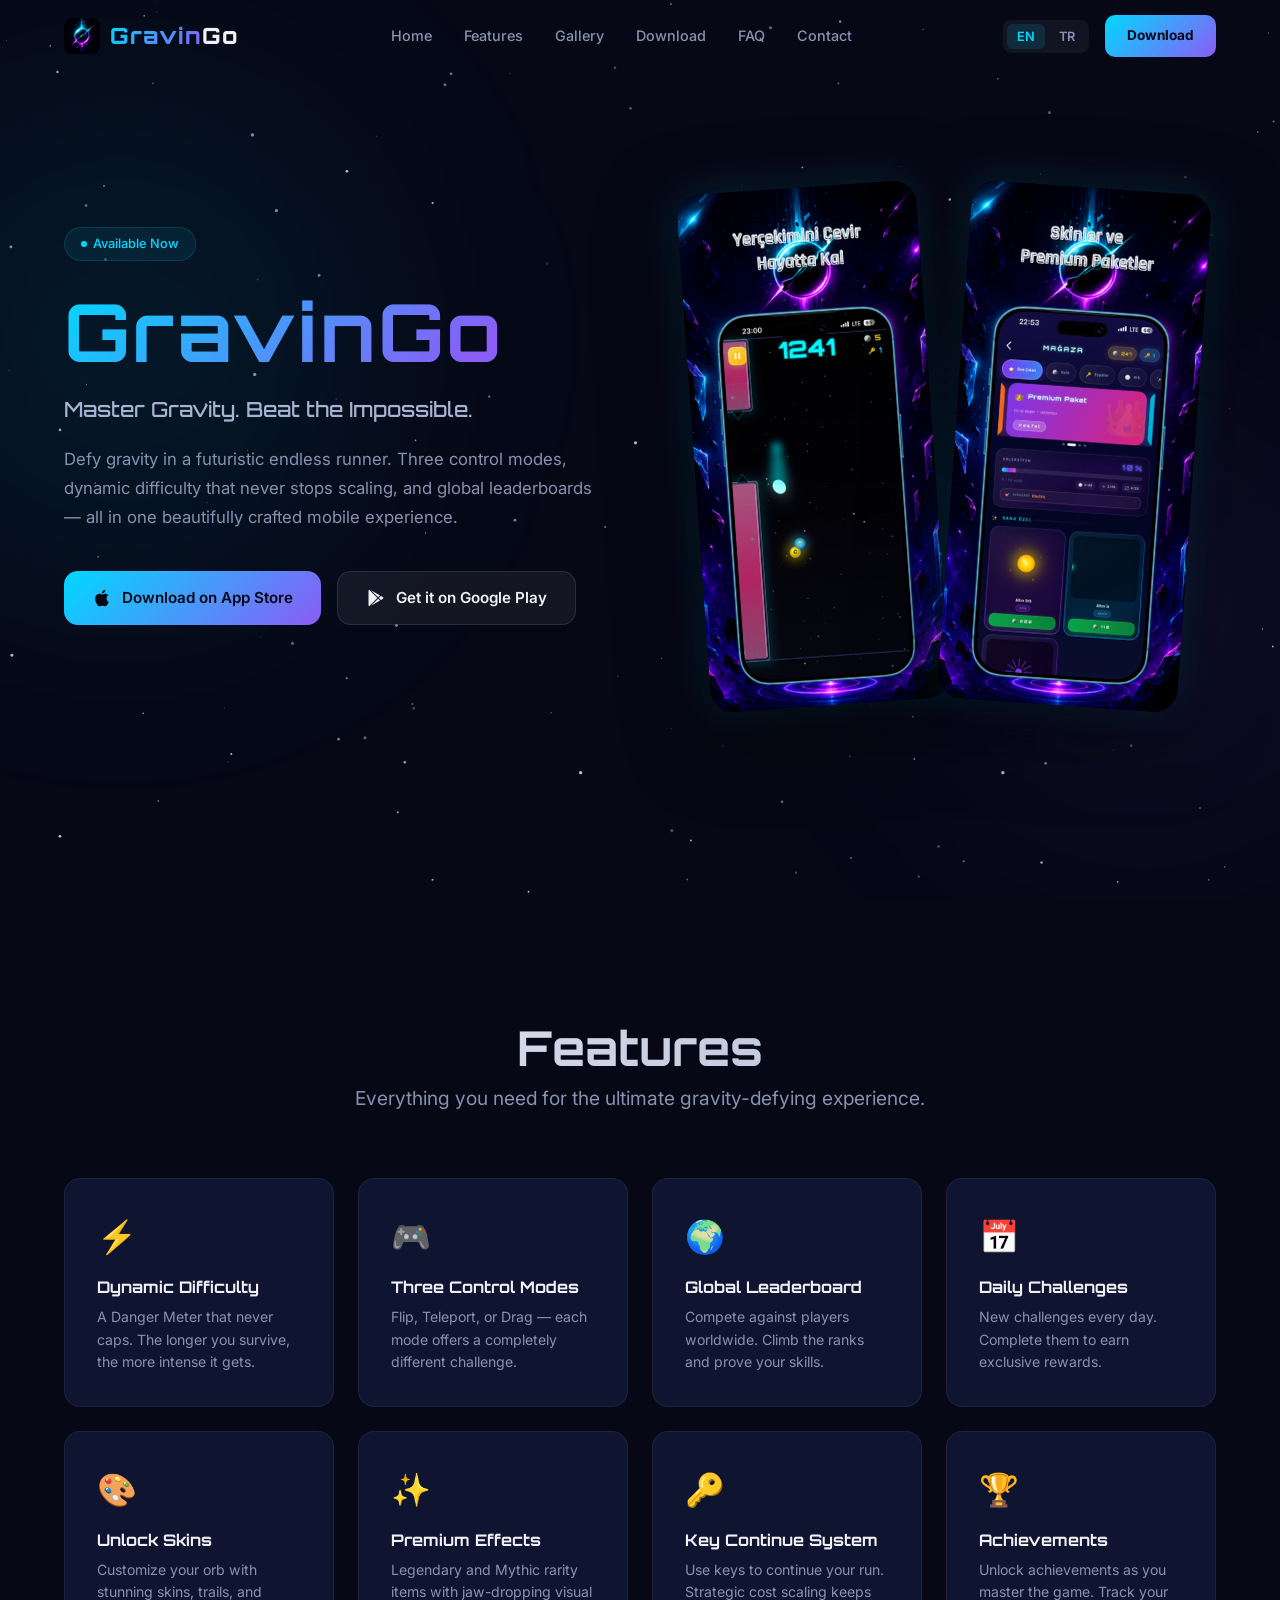
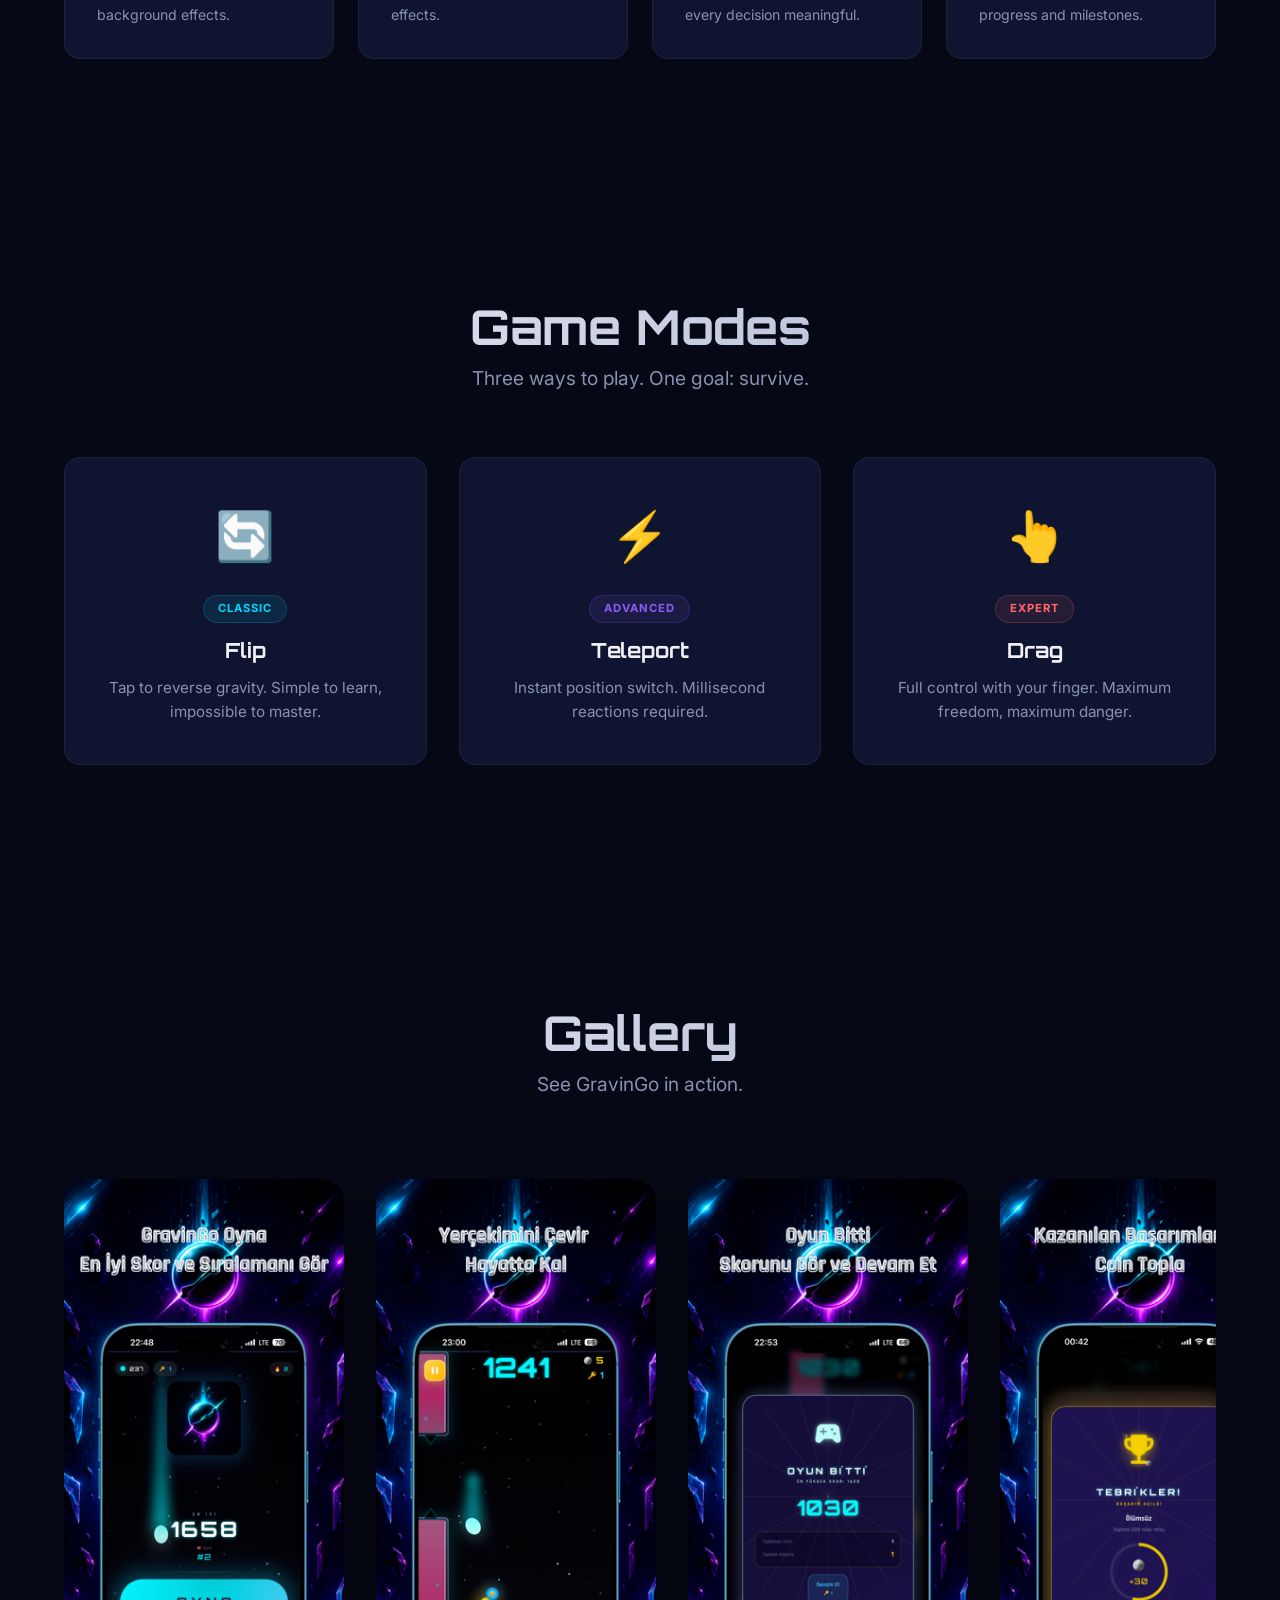
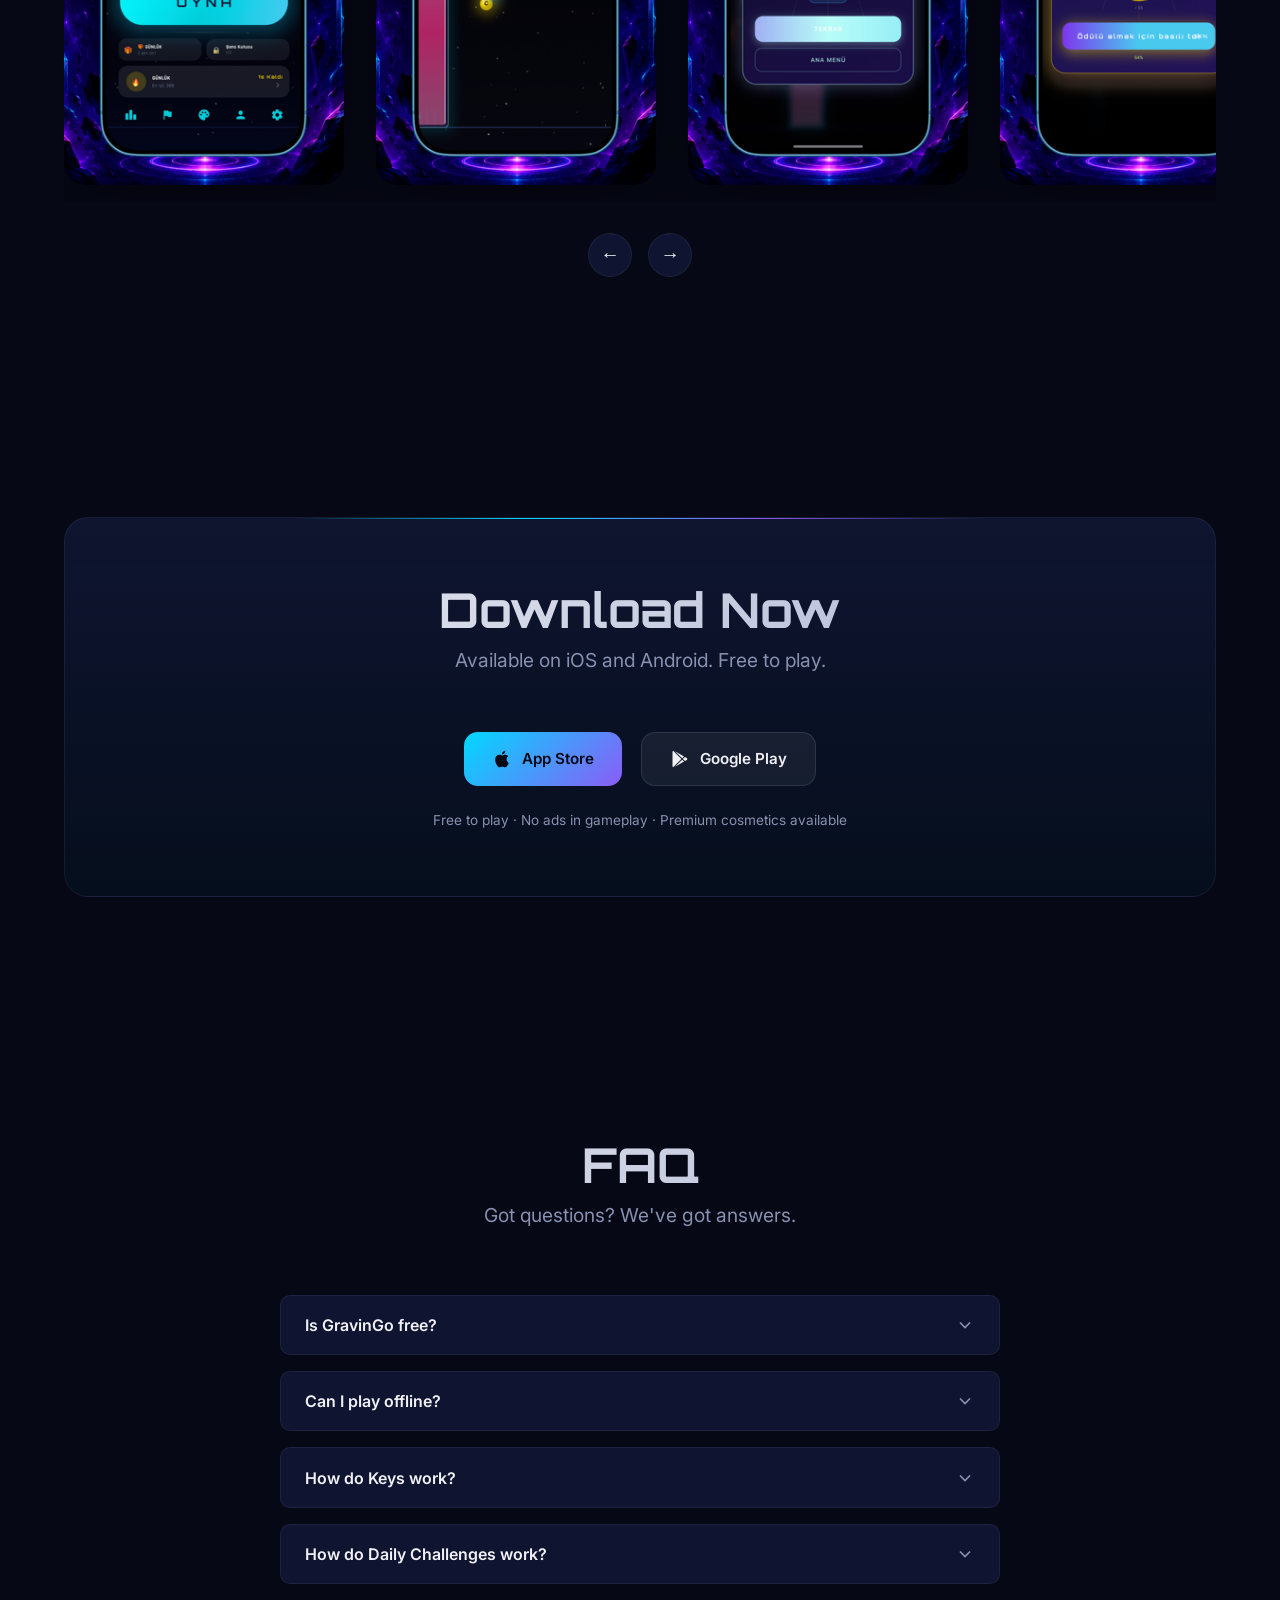
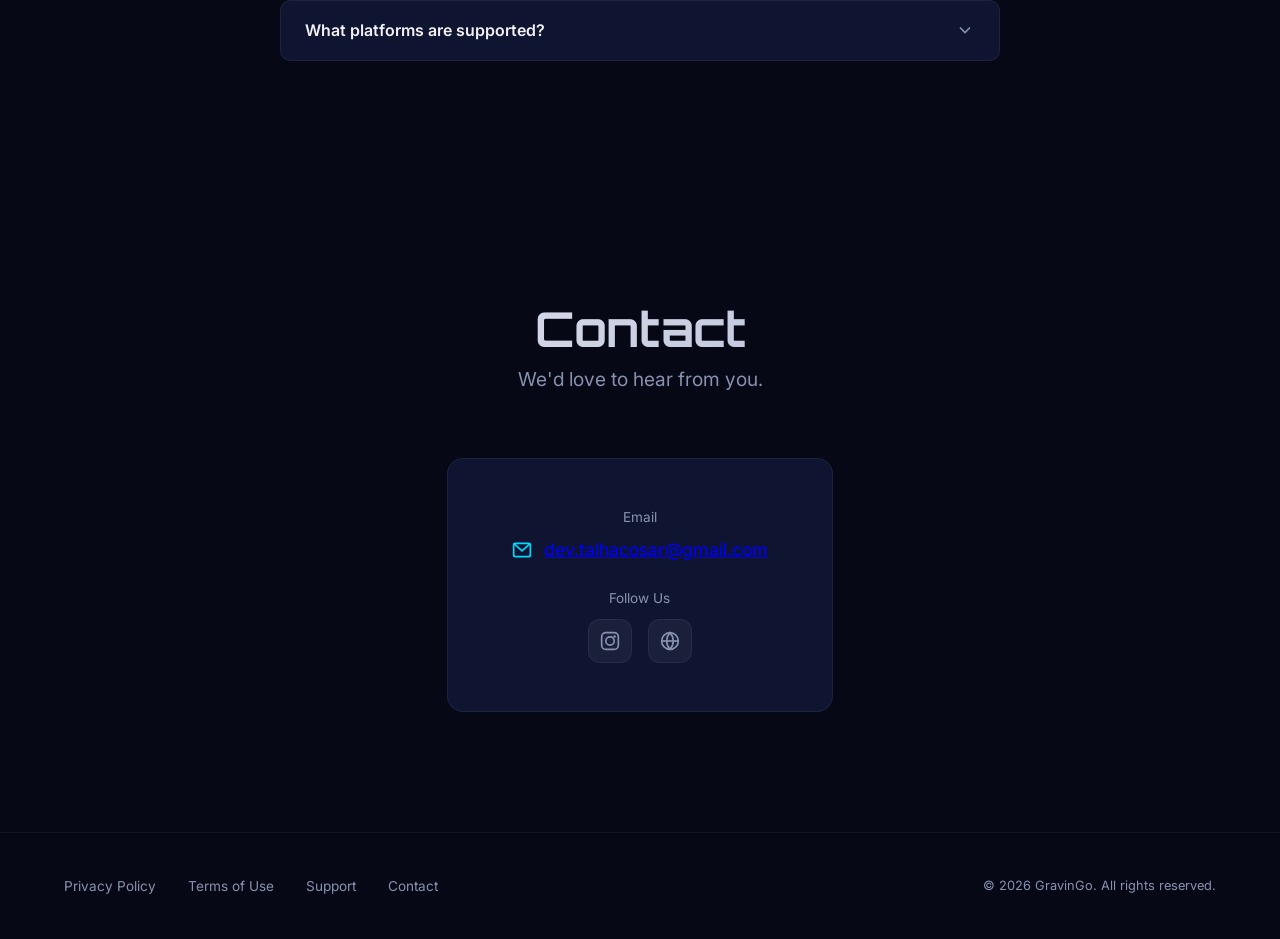
<file: index.html>
<!DOCTYPE html>
<html lang="en">
<head>
  <meta charset="UTF-8">
  <meta name="viewport" content="width=device-width, initial-scale=1.0">
  <title>GravinGo — Master Gravity. Beat the Impossible.</title>
  <meta name="description" content="GravinGo is a futuristic endless runner where you defy gravity with three control modes, dynamic difficulty, and global leaderboards. Free on iOS and Android.">

  <!-- Open Graph -->
  <meta property="og:title" content="GravinGo — Master Gravity. Beat the Impossible.">
  <meta property="og:description" content="Defy gravity in a futuristic endless runner. Three control modes, dynamic difficulty, global leaderboards.">
  <meta property="og:type" content="website">
  <meta property="og:url" content="https://talhacosar29.github.io/GravinGo/">
  <meta property="og:image" content="https://talhacosar29.github.io/GravinGo/assets/images/GravinGo_IOS_ScreenShots_Phone/2.png">

  <!-- Twitter Card -->
  <meta name="twitter:card" content="summary_large_image">
  <meta name="twitter:title" content="GravinGo — Master Gravity. Beat the Impossible.">
  <meta name="twitter:description" content="Defy gravity in a futuristic endless runner. Free on iOS and Android.">
  <meta name="twitter:image" content="https://talhacosar29.github.io/GravinGo/assets/images/GravinGo_IOS_ScreenShots_Phone/2.png">

  <!-- Favicon -->
  <link rel="icon" href="assets/favicon/favicon.svg" type="image/svg+xml">
  <link rel="apple-touch-icon" href="assets/images/optimized/apple-touch-icon.png">

  <!-- Preload critical hero images -->
  <link rel="preload" as="image" href="assets/images/GravinGo_IOS_ScreenShots_Phone/2.png" fetchpriority="high">
  <link rel="preload" as="image" href="assets/images/GravinGo_IOS_ScreenShots_Phone/5.png">

  <!-- Fonts (non-blocking) -->
  <link rel="preconnect" href="https://fonts.googleapis.com">
  <link rel="preconnect" href="https://fonts.gstatic.com" crossorigin>
  <link rel="preload" as="style" href="https://fonts.googleapis.com/css2?family=Inter:wght@400;500;600;700&family=Orbitron:wght@700;800&display=swap">
  <link rel="stylesheet" href="https://fonts.googleapis.com/css2?family=Inter:wght@400;500;600;700&family=Orbitron:wght@700;800&display=swap" media="print" onload="this.media='all'">
  <noscript>
    <link rel="stylesheet" href="https://fonts.googleapis.com/css2?family=Inter:wght@400;500;600;700&family=Orbitron:wght@700;800&display=swap">
  </noscript>

  <!-- Styles -->
  <link rel="stylesheet" href="assets/css/style.css">
  <link rel="stylesheet" href="assets/css/responsive.css">
</head>
<body>

  <!-- ═══ Stars Background ═══ -->
  <canvas id="stars-canvas"></canvas>

  <!-- ═══ Navbar ═══ -->
  <nav class="navbar">
    <div class="container">
      <a href="#hero" class="nav-logo">
        <img src="assets/images/optimized/nav-logo.png" alt="GravinGo" class="nav-logo-img" width="72" height="72" decoding="async">
        <span><span class="text-gradient">Gravin</span>Go</span>
      </a>

      <ul class="nav-links">
        <li><a href="#hero" data-i18n="nav.home">Home</a></li>
        <li><a href="#features" data-i18n="nav.features">Features</a></li>
        <li><a href="#gallery" data-i18n="nav.gallery">Gallery</a></li>
        <li><a href="download.html" data-i18n="nav.download">Download</a></li>
        <li><a href="#faq" data-i18n="nav.faq">FAQ</a></li>
        <li><a href="#contact" data-i18n="nav.contact">Contact</a></li>
      </ul>

      <div class="nav-right">
        <div class="lang-switch">
          <button data-lang="en" class="active">EN</button>
          <button data-lang="tr">TR</button>
        </div>
        <a href="download.html" class="nav-cta nav-cta-desktop ripple" data-i18n="nav.download">Download</a>
        <button class="nav-hamburger" aria-label="Menu" aria-expanded="false">
          <span></span>
          <span></span>
          <span></span>
        </button>
      </div>
    </div>
  </nav>

  <!-- ═══ Hero ═══ -->
  <section class="hero" id="hero">
    <div class="hero-glow glow-1"></div>
    <div class="hero-glow glow-2"></div>

    <div class="container">
      <div class="hero-content reveal-left">
        <div class="hero-badge">
          <span class="dot"></span>
          <span data-i18n="hero.badge">Available Now</span>
        </div>
        <h1><span class="gradient-text" data-i18n="hero.title">GravinGo</span></h1>
        <p class="hero-subtitle" data-i18n="hero.subtitle">Master Gravity. Beat the Impossible.</p>
        <p class="hero-desc" data-i18n="hero.description">Defy gravity in a futuristic endless runner. Three control modes, dynamic difficulty that never stops scaling, and global leaderboards — all in one beautifully crafted mobile experience.</p>
        <div class="hero-buttons">
          <a href="#" data-store="appstore" class="store-btn primary ripple" aria-label="Download on App Store">
            <svg viewBox="0 0 24 24" fill="currentColor"><path d="M18.71 19.5c-.83 1.24-1.71 2.45-3.05 2.47-1.34.03-1.77-.79-3.29-.79-1.53 0-2 .77-3.27.82-1.31.05-2.3-1.32-3.14-2.53C4.25 17 2.94 12.45 4.7 9.39c.87-1.52 2.43-2.48 4.12-2.51 1.28-.02 2.5.87 3.29.87.78 0 2.26-1.07 3.8-.91.65.03 2.47.26 3.64 1.98-.09.06-2.17 1.28-2.15 3.81.03 3.02 2.65 4.03 2.68 4.04-.03.07-.42 1.44-1.38 2.83M13 3.5c.73-.83 1.94-1.46 2.94-1.5.13 1.17-.34 2.35-1.04 3.19-.69.85-1.83 1.51-2.95 1.42-.15-1.15.41-2.35 1.05-3.11z"/></svg>
            <span data-i18n="hero.cta_appstore">Download on App Store</span>
          </a>
          <a href="#" data-store="googleplay" class="store-btn secondary ripple" aria-label="Get it on Google Play">
            <svg viewBox="0 0 24 24" fill="currentColor"><path d="M3,20.5V3.5C3,2.91 3.34,2.39 3.84,2.15L13.69,12L3.84,21.85C3.34,21.61 3,21.09 3,20.5M16.81,15.12L6.05,21.34L14.54,12.85L16.81,15.12M20.16,10.81C20.5,11.08 20.75,11.5 20.75,12C20.75,12.5 20.53,12.9 20.18,13.18L17.89,14.5L15.39,12L17.89,9.5L20.16,10.81M6.05,2.66L16.81,8.88L14.54,11.15L6.05,2.66Z"/></svg>
            <span data-i18n="hero.cta_google">Get it on Google Play</span>
          </a>
        </div>
      </div>

      <div class="hero-phones reveal-scale">
        <div class="hero-screenshot" id="hero-phone-left">
          <img src="assets/images/GravinGo_IOS_ScreenShots_Phone/2.png" alt="GravinGo gameplay with gravity flip mechanics" width="296" height="640" loading="eager" fetchpriority="high" decoding="async">
        </div>
        <div class="hero-screenshot" id="hero-phone-right">
          <img src="assets/images/GravinGo_IOS_ScreenShots_Phone/5.png" alt="GravinGo in-game store and premium cosmetics" width="296" height="640" loading="eager" decoding="async">
        </div>
      </div>
    </div>
  </section>

  <!-- ═══ Features ═══ -->
  <section id="features">
    <div class="container">
      <div class="section-header reveal">
        <h2 class="section-title" data-i18n="features.section_title">Features</h2>
        <p class="section-subtitle" data-i18n="features.section_subtitle">Everything you need for the ultimate gravity-defying experience.</p>
      </div>
      <div class="features-grid stagger-children" id="features-grid">
        <!-- Built dynamically by main.js -->
      </div>
    </div>
  </section>

  <!-- ═══ Game Modes ═══ -->
  <section id="modes">
    <div class="container">
      <div class="section-header reveal">
        <h2 class="section-title" data-i18n="modes.section_title">Game Modes</h2>
        <p class="section-subtitle" data-i18n="modes.section_subtitle">Three ways to play. One goal: survive.</p>
      </div>
      <div class="modes-grid stagger-children" id="modes-grid">
        <!-- Built dynamically by main.js -->
      </div>
    </div>
  </section>

  <!-- ═══ Gallery ═══ -->
  <section id="gallery">
    <div class="container">
      <div class="section-header reveal">
        <h2 class="section-title" data-i18n="gallery.section_title">Gallery</h2>
        <p class="section-subtitle" data-i18n="gallery.section_subtitle">See GravinGo in action.</p>
      </div>
      <div class="gallery-slider" id="gallery-slider">
        <!-- Built dynamically by main.js -->
      </div>
      <div class="gallery-nav">
        <button class="gallery-prev" aria-label="Previous">←</button>
        <button class="gallery-next" aria-label="Next">→</button>
      </div>
    </div>
  </section>

  <!-- ═══ Download ═══ -->
  <section id="download">
    <div class="container">
      <div class="download-box reveal-scale">
        <h2 class="section-title" data-i18n="download.section_title">Download Now</h2>
        <p class="section-subtitle" data-i18n="download.section_subtitle">Available on iOS and Android. Free to play.</p>
        <div class="download-buttons">
          <a href="#" data-store="appstore" class="store-btn primary ripple" aria-label="App Store">
            <svg viewBox="0 0 24 24" fill="currentColor"><path d="M18.71 19.5c-.83 1.24-1.71 2.45-3.05 2.47-1.34.03-1.77-.79-3.29-.79-1.53 0-2 .77-3.27.82-1.31.05-2.3-1.32-3.14-2.53C4.25 17 2.94 12.45 4.7 9.39c.87-1.52 2.43-2.48 4.12-2.51 1.28-.02 2.5.87 3.29.87.78 0 2.26-1.07 3.8-.91.65.03 2.47.26 3.64 1.98-.09.06-2.17 1.28-2.15 3.81.03 3.02 2.65 4.03 2.68 4.04-.03.07-.42 1.44-1.38 2.83M13 3.5c.73-.83 1.94-1.46 2.94-1.5.13 1.17-.34 2.35-1.04 3.19-.69.85-1.83 1.51-2.95 1.42-.15-1.15.41-2.35 1.05-3.11z"/></svg>
            <span data-i18n="download.cta_appstore">App Store</span>
          </a>
          <a href="#" data-store="googleplay" class="store-btn secondary ripple" aria-label="Google Play">
            <svg viewBox="0 0 24 24" fill="currentColor"><path d="M3,20.5V3.5C3,2.91 3.34,2.39 3.84,2.15L13.69,12L3.84,21.85C3.34,21.61 3,21.09 3,20.5M16.81,15.12L6.05,21.34L14.54,12.85L16.81,15.12M20.16,10.81C20.5,11.08 20.75,11.5 20.75,12C20.75,12.5 20.53,12.9 20.18,13.18L17.89,14.5L15.39,12L17.89,9.5L20.16,10.81M6.05,2.66L16.81,8.88L14.54,11.15L6.05,2.66Z"/></svg>
            <span data-i18n="download.cta_google">Google Play</span>
          </a>
        </div>
        <p class="download-note" data-i18n="download.note">Free to play · No ads in gameplay · Premium cosmetics available</p>
      </div>
    </div>
  </section>

  <!-- ═══ FAQ ═══ -->
  <section id="faq">
    <div class="container">
      <div class="section-header reveal">
        <h2 class="section-title" data-i18n="faq.section_title">FAQ</h2>
        <p class="section-subtitle" data-i18n="faq.section_subtitle">Got questions? We've got answers.</p>
      </div>
      <div class="faq-list reveal" id="faq-list">
        <!-- Built dynamically by main.js -->
      </div>
    </div>
  </section>

  <!-- ═══ Contact ═══ -->
  <section id="contact">
    <div class="container">
      <div class="section-header reveal">
        <h2 class="section-title" data-i18n="contact.section_title">Contact</h2>
        <p class="section-subtitle" data-i18n="contact.section_subtitle">We'd love to hear from you.</p>
      </div>
      <div class="contact-content reveal">
        <div class="contact-card">
          <div>
            <p style="color: var(--gray); font-size: 0.85rem; margin-bottom: 0.4rem;" data-i18n="contact.email_label">Email</p>
            <div class="contact-email">
              <svg viewBox="0 0 24 24" fill="none" stroke="currentColor" stroke-width="2"><rect x="2" y="4" width="20" height="16" rx="2"/><polyline points="22,4 12,13 2,4"/></svg>
              <a href="mailto:dev.talhacosar@gmail.com">dev.talhacosar@gmail.com</a>
            </div>
          </div>
          <div>
            <p style="color: var(--gray); font-size: 0.85rem; margin-bottom: 0.6rem;" data-i18n="contact.follow_label">Follow Us</p>
            <div class="contact-socials">
              <a href="https://instagram.com/tycosoftware" target="_blank" rel="noopener" class="social-link" aria-label="Instagram">
                <svg viewBox="0 0 24 24" fill="none" stroke="currentColor" stroke-width="2"><rect x="2" y="2" width="20" height="20" rx="5"/><circle cx="12" cy="12" r="5"/><circle cx="17.5" cy="6.5" r="1.5" fill="currentColor" stroke="none"/></svg>
              </a>
              <a href="https://talhacosar29.github.io/tyco_portfolyo/" target="_blank" rel="noopener" class="social-link" aria-label="Website">
                <svg viewBox="0 0 24 24" fill="none" stroke="currentColor" stroke-width="2"><circle cx="12" cy="12" r="10"/><line x1="2" y1="12" x2="22" y2="12"/><path d="M12 2a15.3 15.3 0 014 10 15.3 15.3 0 01-4 10 15.3 15.3 0 01-4-10 15.3 15.3 0 014-10z"/></svg>
              </a>
            </div>
          </div>
        </div>
      </div>
    </div>
  </section>

  <!-- ═══ Footer ═══ -->
  <footer class="footer">
    <div class="container">
      <ul class="footer-links">
        <li><a href="privacy.html" data-i18n="footer.privacy">Privacy Policy</a></li>
        <li><a href="terms.html" data-i18n="footer.terms">Terms of Use</a></li>
        <li><a href="#contact" data-i18n="footer.support">Support</a></li>
        <li><a href="contact.html" data-i18n="footer.contact">Contact</a></li>
      </ul>
      <p class="footer-copy" data-i18n="footer.copyright">© 2026 GravinGo. All rights reserved.</p>
    </div>
  </footer>

  <!-- Scripts -->
  <script src="assets/js/store.js"></script>
  <script src="assets/js/language.js"></script>
  <script src="assets/js/animations.js"></script>
  <script src="assets/js/main.js"></script>
</body>
</html>
</file>
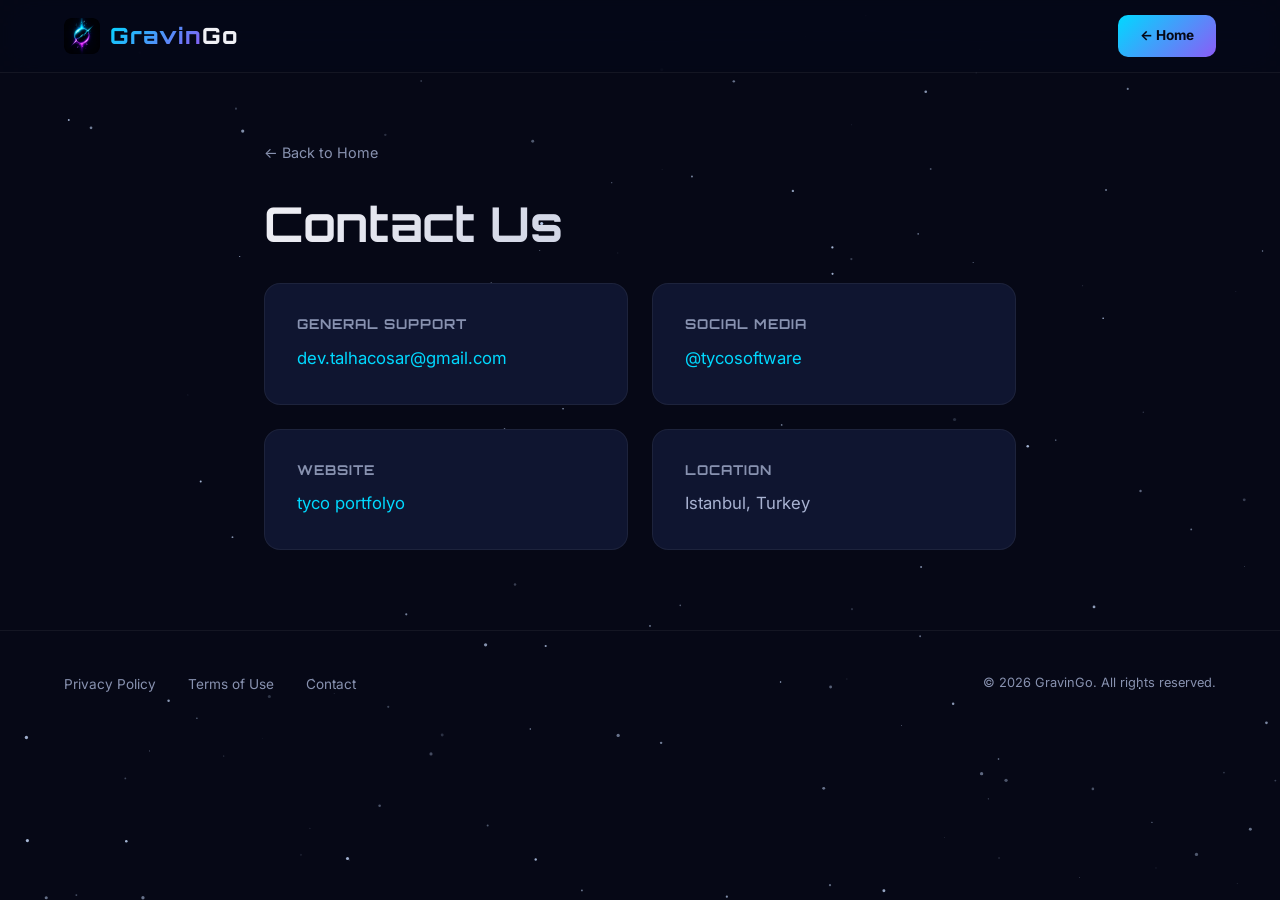
<file: contact.html>
<!DOCTYPE html>
<html lang="en">
<head>
  <meta charset="UTF-8">
  <meta name="viewport" content="width=device-width, initial-scale=1.0">
  <title>Contact — GravinGo</title>
  <meta name="description" content="Contact the GravinGo team for support, feedback, or business inquiries.">
  <link rel="icon" href="assets/favicon/favicon.svg" type="image/svg+xml">
  <link rel="apple-touch-icon" href="assets/images/optimized/apple-touch-icon.png">
  <link rel="preconnect" href="https://fonts.googleapis.com">
  <link rel="preconnect" href="https://fonts.gstatic.com" crossorigin>
  <link rel="preload" as="style" href="https://fonts.googleapis.com/css2?family=Inter:wght@400;500;600;700&family=Orbitron:wght@700;800&display=swap">
  <link rel="stylesheet" href="https://fonts.googleapis.com/css2?family=Inter:wght@400;500;600;700&family=Orbitron:wght@700;800&display=swap" media="print" onload="this.media='all'">
  <noscript>
    <link rel="stylesheet" href="https://fonts.googleapis.com/css2?family=Inter:wght@400;500;600;700&family=Orbitron:wght@700;800&display=swap">
  </noscript>
  <link rel="stylesheet" href="assets/css/style.css">
  <link rel="stylesheet" href="assets/css/responsive.css">
  <style>
    .legal-page { padding: 140px 0 80px; position: relative; z-index: 1; }
    .legal-page h1 { margin-bottom: 2rem; }
    .contact-grid { display: grid; grid-template-columns: repeat(auto-fit, minmax(280px, 1fr)); gap: 1.5rem; }
    .contact-item { background: var(--bg-card); border: 1px solid var(--border); border-radius: var(--radius); padding: 2rem; transition: all var(--transition); }
    .contact-item:hover { border-color: rgba(0, 217, 255, 0.15); transform: translateY(-4px); box-shadow: var(--glow-accent); }
    .contact-item h3 { font-size: 0.85rem; color: var(--gray); text-transform: uppercase; letter-spacing: 1px; margin-bottom: 0.8rem; font-family: 'Orbitron', sans-serif; }
    .contact-item p { color: var(--white); font-size: 1.05rem; }
    .contact-item a { color: var(--accent); text-decoration: none; font-size: 1.05rem; }
    .contact-item a:hover { text-decoration: underline; }
    .back-link { display: inline-flex; align-items: center; gap: 6px; color: var(--gray); text-decoration: none; font-size: 0.9rem; margin-bottom: 2rem; transition: color var(--transition); }
    .back-link:hover { color: var(--white); }
  </style>
</head>
<body>
  <canvas id="stars-canvas"></canvas>

  <nav class="navbar scrolled">
    <div class="container">
      <a href="index.html" class="nav-logo">
        <img src="assets/images/optimized/nav-logo.png" alt="GravinGo" class="nav-logo-img" width="72" height="72" decoding="async">
        <span><span class="text-gradient">Gravin</span>Go</span>
      </a>
      <div class="nav-right">
        <a href="index.html" class="nav-cta ripple">← Home</a>
      </div>
    </div>
  </nav>

  <section class="legal-page">
    <div class="container" style="max-width: 800px;">
      <a href="index.html" class="back-link">← Back to Home</a>
      <h1 class="section-title">Contact Us</h1>

      <div class="contact-grid">
        <div class="contact-item">
          <h3>General Support</h3>
          <a href="mailto:dev.talhacosar@gmail.com">dev.talhacosar@gmail.com</a>
        </div>
        <div class="contact-item">
          <h3>Social Media</h3>
          <p>
            <a href="https://instagram.com/tycosoftware" target="_blank" rel="noopener">@tycosoftware</a>
          </p>
        </div>
        <div class="contact-item">
          <h3>Website</h3>
          <a href="https://talhacosar29.github.io/tyco_portfolyo/" target="_blank" rel="noopener">tyco portfolyo</a>
        </div>
        <div class="contact-item">
          <h3>Location</h3>
          <p style="color: var(--gray-light);">Istanbul, Turkey</p>
        </div>
      </div>
    </div>
  </section>

  <footer class="footer">
    <div class="container">
      <ul class="footer-links">
        <li><a href="privacy.html">Privacy Policy</a></li>
        <li><a href="terms.html">Terms of Use</a></li>
        <li><a href="contact.html">Contact</a></li>
      </ul>
      <p class="footer-copy">© 2026 GravinGo. All rights reserved.</p>
    </div>
  </footer>

  <script src="assets/js/animations.js"></script>
  <script>Animations.init();</script>
</body>
</html>
</file>
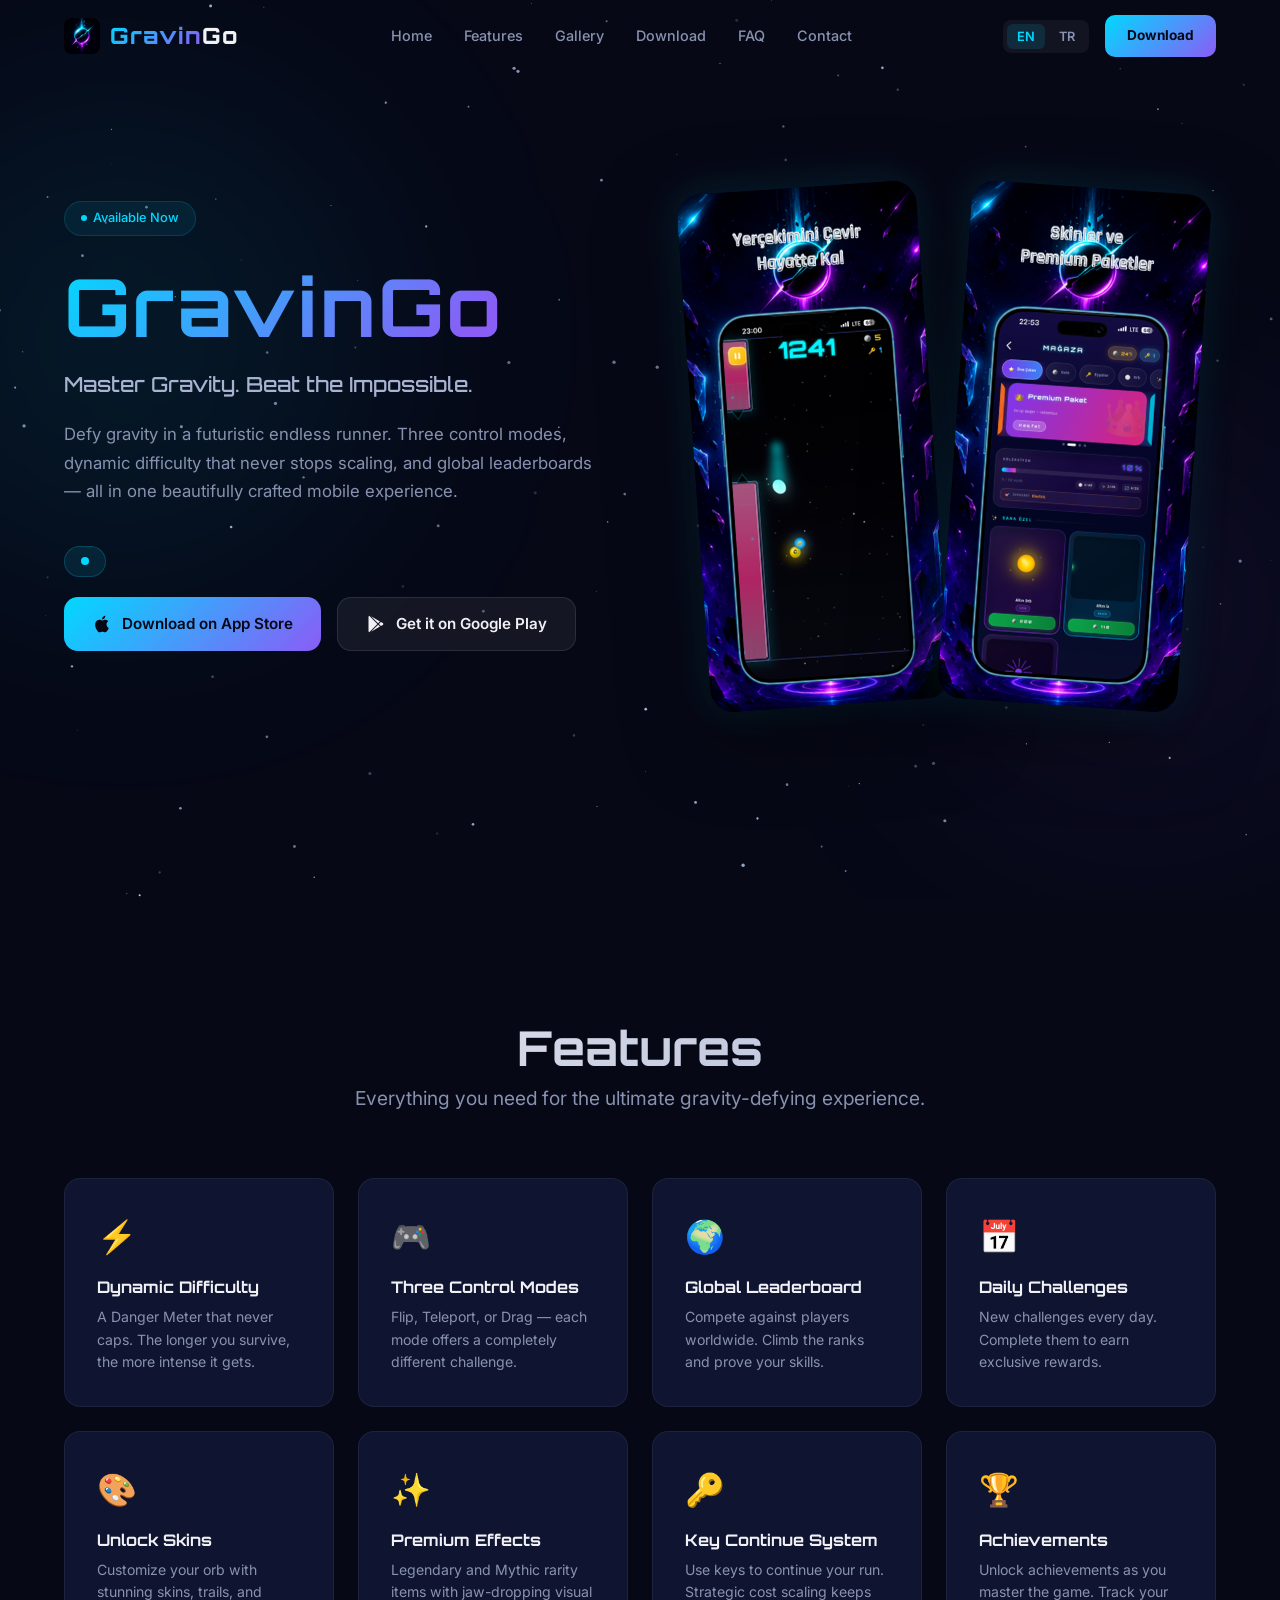
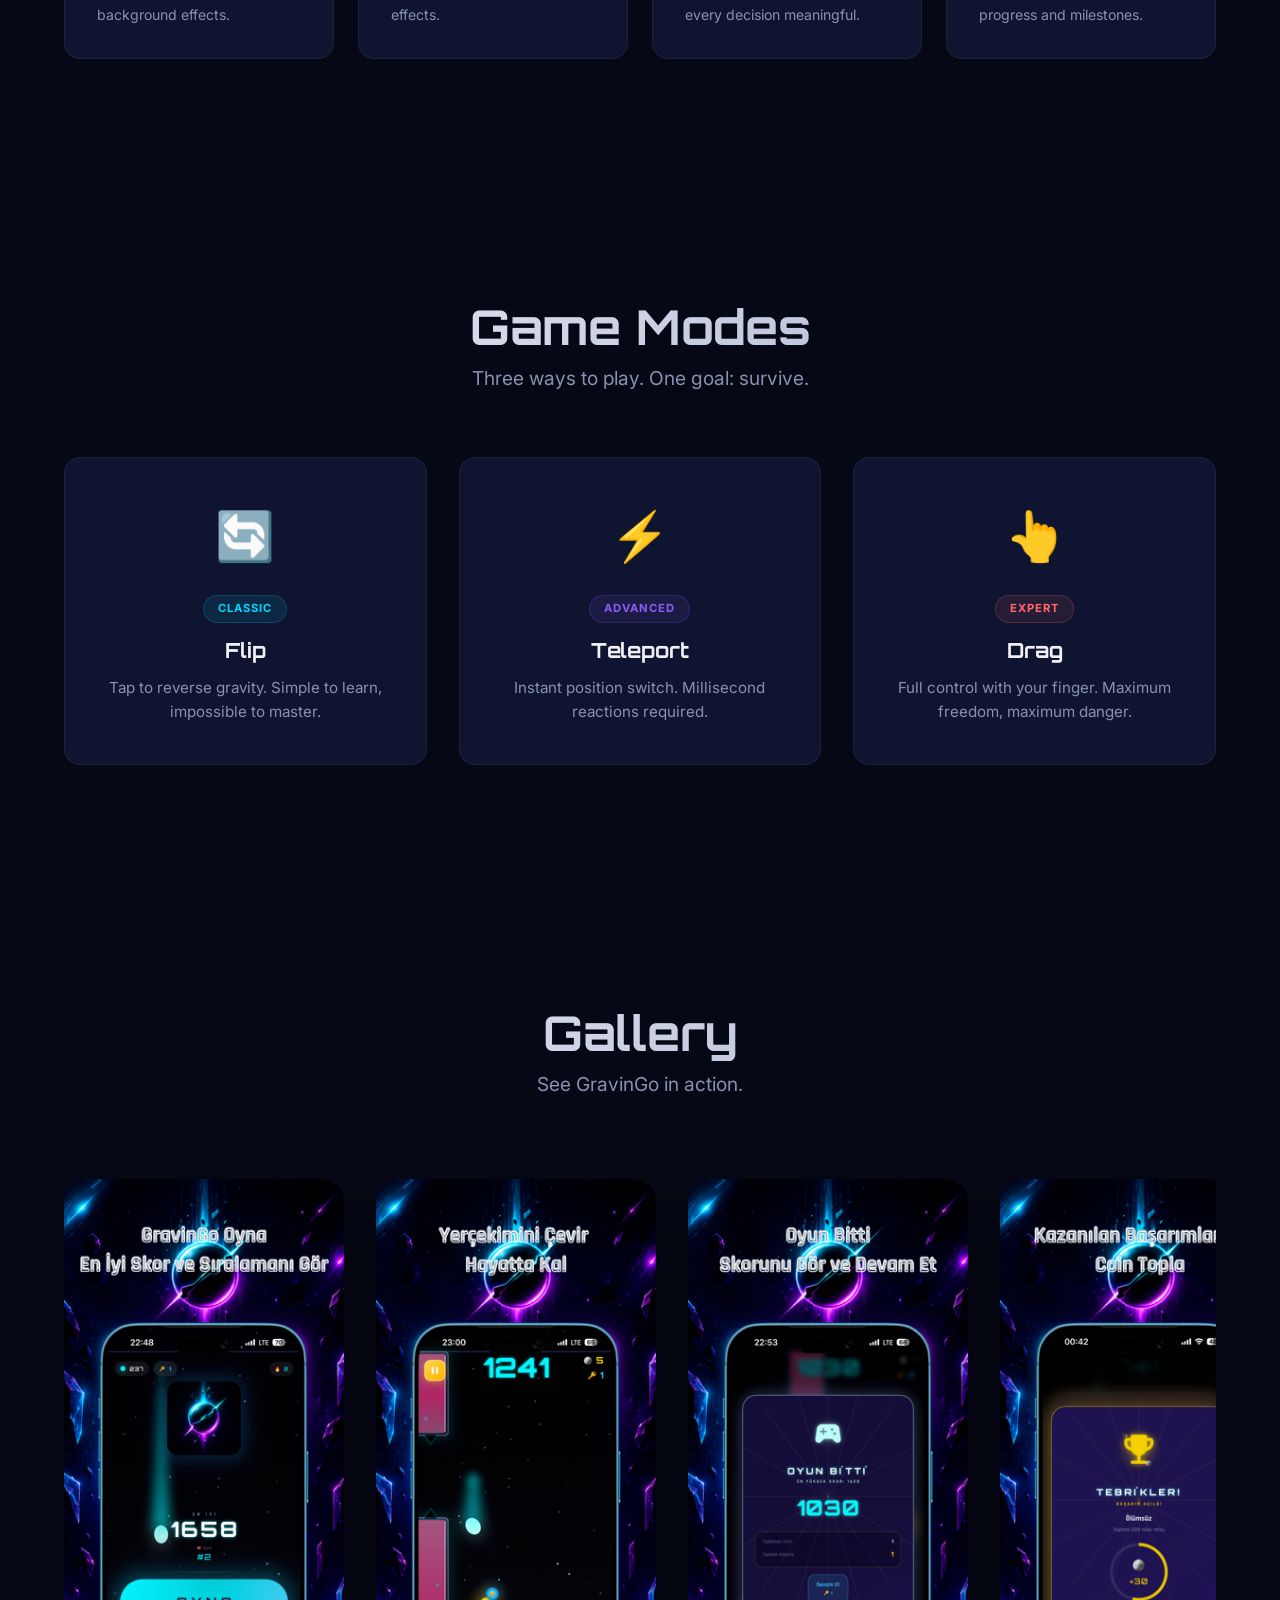
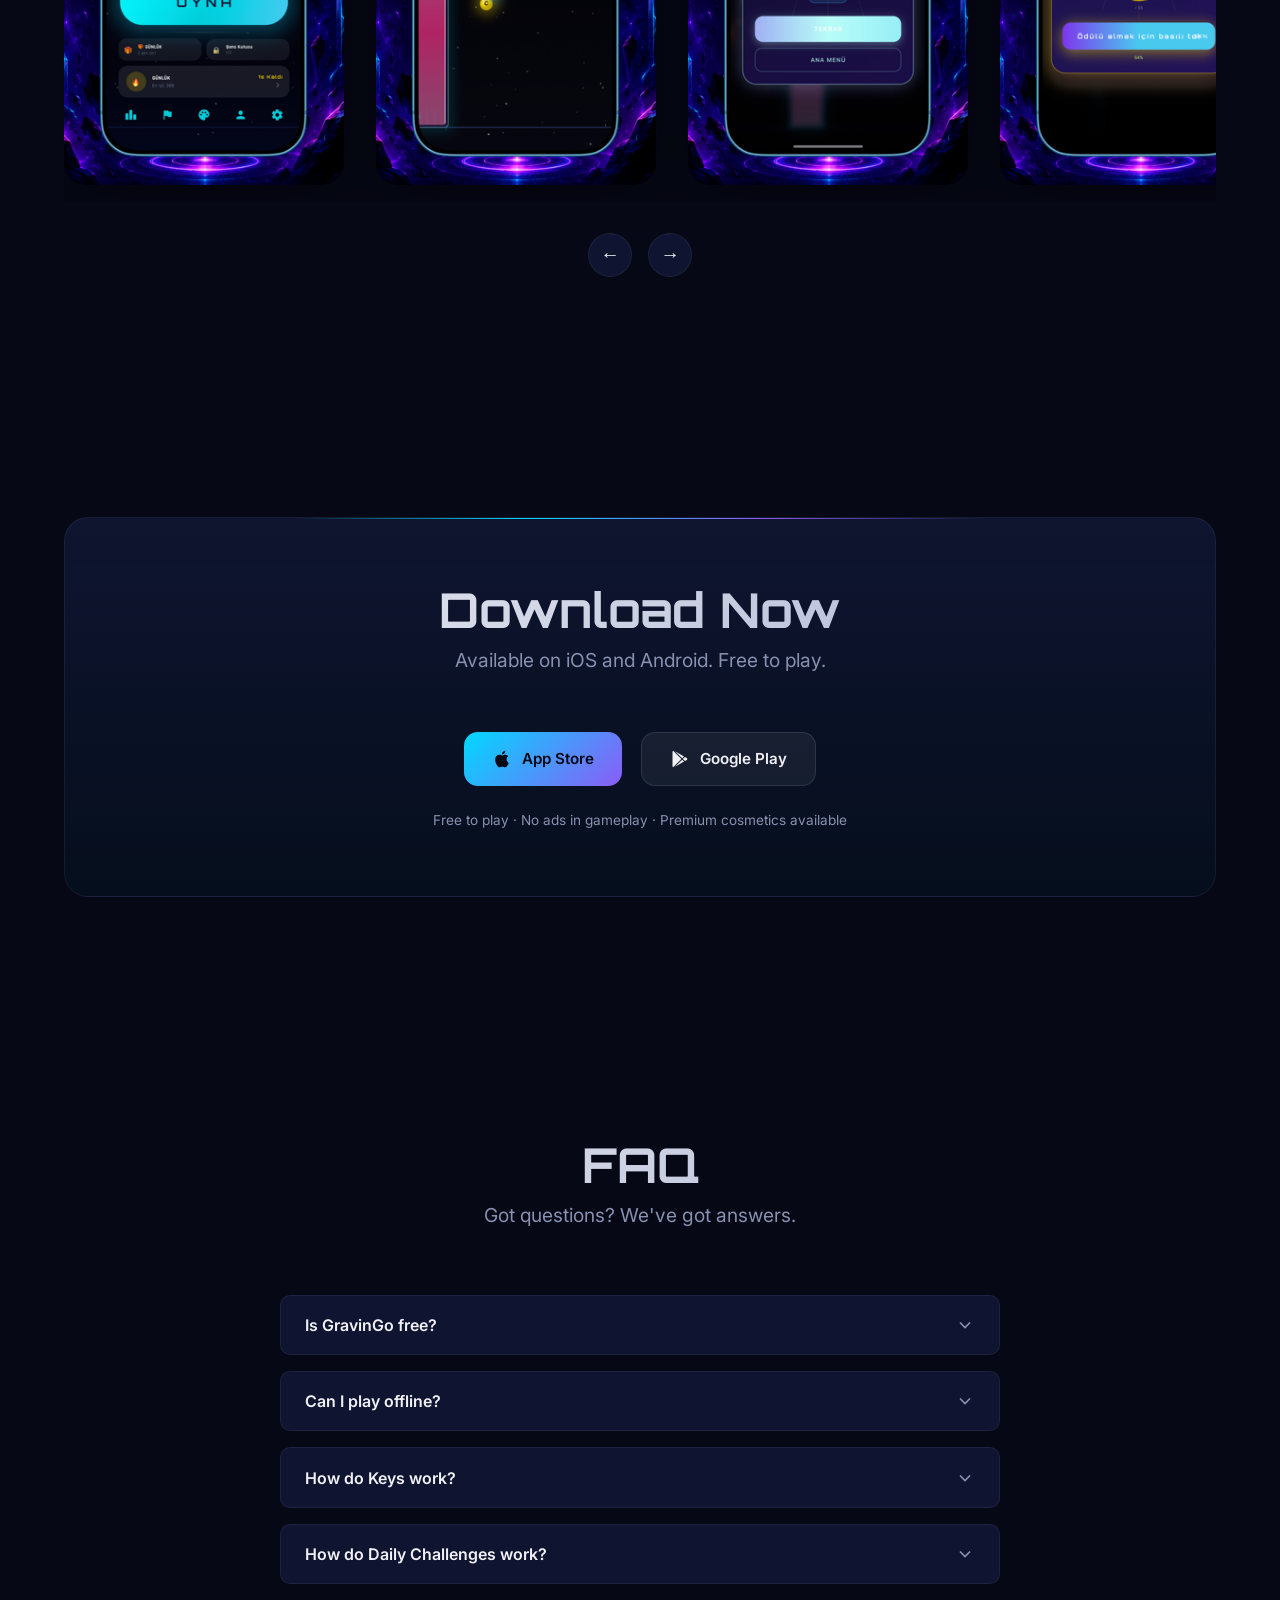
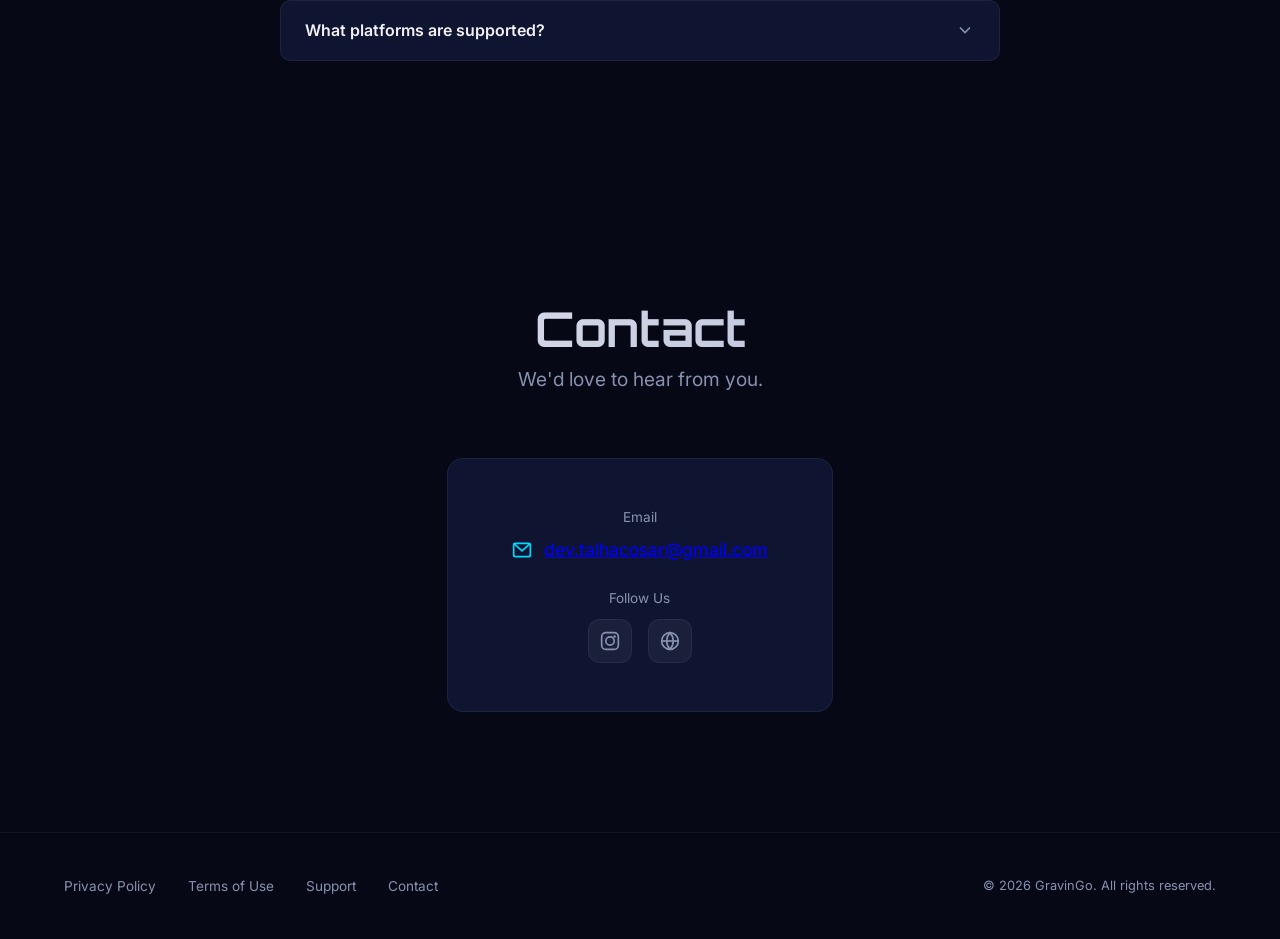
<file: download.html>
<!DOCTYPE html>
<html lang="en">
<head>
  <meta charset="UTF-8">
  <meta name="viewport" content="width=device-width, initial-scale=1.0">
  <title>Download GravinGo — Master Gravity. Beat the Impossible.</title>
  <meta name="description" content="Download GravinGo for iOS and Android. Automatically opens the right app store on your device.">

  <!-- Open Graph -->
  <meta property="og:title" content="GravinGo — Master Gravity. Beat the Impossible.">
  <meta property="og:description" content="Defy gravity in a futuristic endless runner. Three control modes, dynamic difficulty, global leaderboards.">
  <meta property="og:type" content="website">
  <meta property="og:url" content="https://talhacosar29.github.io/GravinGo/download.html">
  <meta property="og:image" content="https://talhacosar29.github.io/GravinGo/assets/images/GravinGo_IOS_ScreenShots_Phone/2.png">

  <!-- Twitter Card -->
  <meta name="twitter:card" content="summary_large_image">
  <meta name="twitter:title" content="GravinGo — Master Gravity. Beat the Impossible.">
  <meta name="twitter:description" content="Defy gravity in a futuristic endless runner. Free on iOS and Android.">
  <meta name="twitter:image" content="https://talhacosar29.github.io/GravinGo/assets/images/GravinGo_IOS_ScreenShots_Phone/2.png">

  <!-- Favicon -->
  <link rel="icon" href="assets/favicon/favicon.svg" type="image/svg+xml">
  <link rel="apple-touch-icon" href="assets/images/optimized/apple-touch-icon.png">

  <!-- Preload critical hero images -->
  <link rel="preload" as="image" href="assets/images/GravinGo_IOS_ScreenShots_Phone/2.png" fetchpriority="high">
  <link rel="preload" as="image" href="assets/images/GravinGo_IOS_ScreenShots_Phone/5.png">

  <!-- Fonts (non-blocking) -->
  <link rel="preconnect" href="https://fonts.googleapis.com">
  <link rel="preconnect" href="https://fonts.gstatic.com" crossorigin>
  <link rel="preload" as="style" href="https://fonts.googleapis.com/css2?family=Inter:wght@400;500;600;700&family=Orbitron:wght@700;800&display=swap">
  <link rel="stylesheet" href="https://fonts.googleapis.com/css2?family=Inter:wght@400;500;600;700&family=Orbitron:wght@700;800&display=swap" media="print" onload="this.media='all'">
  <noscript>
    <link rel="stylesheet" href="https://fonts.googleapis.com/css2?family=Inter:wght@400;500;600;700&family=Orbitron:wght@700;800&display=swap">
  </noscript>

  <!-- Styles -->
  <link rel="stylesheet" href="assets/css/style.css">
  <link rel="stylesheet" href="assets/css/responsive.css">
</head>
<body class="download-page">

  <!-- ═══ Stars Background ═══ -->
  <canvas id="stars-canvas"></canvas>

  <!-- ═══ Navbar ═══ -->
  <nav class="navbar">
    <div class="container">
      <a href="index.html#hero" class="nav-logo">
        <img src="assets/images/optimized/nav-logo.png" alt="GravinGo" class="nav-logo-img" width="72" height="72" decoding="async">
        <span><span class="text-gradient">Gravin</span>Go</span>
      </a>

      <ul class="nav-links">
        <li><a href="index.html#hero" data-i18n="nav.home">Home</a></li>
        <li><a href="index.html#features" data-i18n="nav.features">Features</a></li>
        <li><a href="index.html#gallery" data-i18n="nav.gallery">Gallery</a></li>
        <li><a href="download.html" data-i18n="nav.download">Download</a></li>
        <li><a href="index.html#faq" data-i18n="nav.faq">FAQ</a></li>
        <li><a href="index.html#contact" data-i18n="nav.contact">Contact</a></li>
      </ul>

      <div class="nav-right">
        <div class="lang-switch">
          <button data-lang="en" class="active">EN</button>
          <button data-lang="tr">TR</button>
        </div>
        <a href="download.html" class="nav-cta nav-cta-desktop ripple" data-i18n="nav.download">Download</a>
        <button class="nav-hamburger" aria-label="Menu" aria-expanded="false">
          <span></span>
          <span></span>
          <span></span>
        </button>
      </div>
    </div>
  </nav>

  <!-- ═══ Hero ═══ -->
  <section class="hero" id="hero">
    <div class="hero-glow glow-1"></div>
    <div class="hero-glow glow-2"></div>

    <div class="container">
      <div class="hero-content reveal-left">
        <div class="hero-badge">
          <span class="dot"></span>
          <span data-i18n="hero.badge">Available Now</span>
        </div>
        <h1><span class="gradient-text" data-i18n="hero.title">GravinGo</span></h1>
        <p class="hero-subtitle" data-i18n="hero.subtitle">Master Gravity. Beat the Impossible.</p>
        <p class="hero-desc" data-i18n="hero.description">Defy gravity in a futuristic endless runner. Three control modes, dynamic difficulty that never stops scaling, and global leaderboards — all in one beautifully crafted mobile experience.</p>
        <p id="redirect-banner" class="redirect-banner" hidden></p>
        <div class="hero-buttons">
          <a href="#" data-store="appstore" class="store-btn primary ripple" aria-label="Download on App Store">
            <svg viewBox="0 0 24 24" fill="currentColor"><path d="M18.71 19.5c-.83 1.24-1.71 2.45-3.05 2.47-1.34.03-1.77-.79-3.29-.79-1.53 0-2 .77-3.27.82-1.31.05-2.3-1.32-3.14-2.53C4.25 17 2.94 12.45 4.7 9.39c.87-1.52 2.43-2.48 4.12-2.51 1.28-.02 2.5.87 3.29.87.78 0 2.26-1.07 3.8-.91.65.03 2.47.26 3.64 1.98-.09.06-2.17 1.28-2.15 3.81.03 3.02 2.65 4.03 2.68 4.04-.03.07-.42 1.44-1.38 2.83M13 3.5c.73-.83 1.94-1.46 2.94-1.5.13 1.17-.34 2.35-1.04 3.19-.69.85-1.83 1.51-2.95 1.42-.15-1.15.41-2.35 1.05-3.11z"/></svg>
            <span data-i18n="hero.cta_appstore">Download on App Store</span>
          </a>
          <a href="#" data-store="googleplay" class="store-btn secondary ripple" aria-label="Get it on Google Play">
            <svg viewBox="0 0 24 24" fill="currentColor"><path d="M3,20.5V3.5C3,2.91 3.34,2.39 3.84,2.15L13.69,12L3.84,21.85C3.34,21.61 3,21.09 3,20.5M16.81,15.12L6.05,21.34L14.54,12.85L16.81,15.12M20.16,10.81C20.5,11.08 20.75,11.5 20.75,12C20.75,12.5 20.53,12.9 20.18,13.18L17.89,14.5L15.39,12L17.89,9.5L20.16,10.81M6.05,2.66L16.81,8.88L14.54,11.15L6.05,2.66Z"/></svg>
            <span data-i18n="hero.cta_google">Get it on Google Play</span>
          </a>
        </div>
      </div>

      <div class="hero-phones reveal-scale">
        <div class="hero-screenshot" id="hero-phone-left">
          <img src="assets/images/GravinGo_IOS_ScreenShots_Phone/2.png" alt="GravinGo gameplay with gravity flip mechanics" width="296" height="640" loading="eager" fetchpriority="high" decoding="async">
        </div>
        <div class="hero-screenshot" id="hero-phone-right">
          <img src="assets/images/GravinGo_IOS_ScreenShots_Phone/5.png" alt="GravinGo in-game store and premium cosmetics" width="296" height="640" loading="eager" decoding="async">
        </div>
      </div>
    </div>
  </section>

  <!-- ═══ Features ═══ -->
  <section id="features">
    <div class="container">
      <div class="section-header reveal">
        <h2 class="section-title" data-i18n="features.section_title">Features</h2>
        <p class="section-subtitle" data-i18n="features.section_subtitle">Everything you need for the ultimate gravity-defying experience.</p>
      </div>
      <div class="features-grid stagger-children" id="features-grid">
        <!-- Built dynamically by main.js -->
      </div>
    </div>
  </section>

  <!-- ═══ Game Modes ═══ -->
  <section id="modes">
    <div class="container">
      <div class="section-header reveal">
        <h2 class="section-title" data-i18n="modes.section_title">Game Modes</h2>
        <p class="section-subtitle" data-i18n="modes.section_subtitle">Three ways to play. One goal: survive.</p>
      </div>
      <div class="modes-grid stagger-children" id="modes-grid">
        <!-- Built dynamically by main.js -->
      </div>
    </div>
  </section>

  <!-- ═══ Gallery ═══ -->
  <section id="gallery">
    <div class="container">
      <div class="section-header reveal">
        <h2 class="section-title" data-i18n="gallery.section_title">Gallery</h2>
        <p class="section-subtitle" data-i18n="gallery.section_subtitle">See GravinGo in action.</p>
      </div>
      <div class="gallery-slider" id="gallery-slider">
        <!-- Built dynamically by main.js -->
      </div>
      <div class="gallery-nav">
        <button class="gallery-prev" aria-label="Previous">←</button>
        <button class="gallery-next" aria-label="Next">→</button>
      </div>
    </div>
  </section>

  <!-- ═══ Download ═══ -->
  <section id="download">
    <div class="container">
      <div class="download-box reveal-scale">
        <h2 class="section-title" data-i18n="download.section_title">Download Now</h2>
        <p class="section-subtitle" data-i18n="download.section_subtitle">Available on iOS and Android. Free to play.</p>
        <div class="download-buttons">
          <a href="#" data-store="appstore" class="store-btn primary ripple" aria-label="App Store">
            <svg viewBox="0 0 24 24" fill="currentColor"><path d="M18.71 19.5c-.83 1.24-1.71 2.45-3.05 2.47-1.34.03-1.77-.79-3.29-.79-1.53 0-2 .77-3.27.82-1.31.05-2.3-1.32-3.14-2.53C4.25 17 2.94 12.45 4.7 9.39c.87-1.52 2.43-2.48 4.12-2.51 1.28-.02 2.5.87 3.29.87.78 0 2.26-1.07 3.8-.91.65.03 2.47.26 3.64 1.98-.09.06-2.17 1.28-2.15 3.81.03 3.02 2.65 4.03 2.68 4.04-.03.07-.42 1.44-1.38 2.83M13 3.5c.73-.83 1.94-1.46 2.94-1.5.13 1.17-.34 2.35-1.04 3.19-.69.85-1.83 1.51-2.95 1.42-.15-1.15.41-2.35 1.05-3.11z"/></svg>
            <span data-i18n="download.cta_appstore">App Store</span>
          </a>
          <a href="#" data-store="googleplay" class="store-btn secondary ripple" aria-label="Google Play">
            <svg viewBox="0 0 24 24" fill="currentColor"><path d="M3,20.5V3.5C3,2.91 3.34,2.39 3.84,2.15L13.69,12L3.84,21.85C3.34,21.61 3,21.09 3,20.5M16.81,15.12L6.05,21.34L14.54,12.85L16.81,15.12M20.16,10.81C20.5,11.08 20.75,11.5 20.75,12C20.75,12.5 20.53,12.9 20.18,13.18L17.89,14.5L15.39,12L17.89,9.5L20.16,10.81M6.05,2.66L16.81,8.88L14.54,11.15L6.05,2.66Z"/></svg>
            <span data-i18n="download.cta_google">Google Play</span>
          </a>
        </div>
        <p class="download-note" data-i18n="download.note">Free to play · No ads in gameplay · Premium cosmetics available</p>
      </div>
    </div>
  </section>

  <!-- ═══ FAQ ═══ -->
  <section id="faq">
    <div class="container">
      <div class="section-header reveal">
        <h2 class="section-title" data-i18n="faq.section_title">FAQ</h2>
        <p class="section-subtitle" data-i18n="faq.section_subtitle">Got questions? We've got answers.</p>
      </div>
      <div class="faq-list reveal" id="faq-list">
        <!-- Built dynamically by main.js -->
      </div>
    </div>
  </section>

  <!-- ═══ Contact ═══ -->
  <section id="contact">
    <div class="container">
      <div class="section-header reveal">
        <h2 class="section-title" data-i18n="contact.section_title">Contact</h2>
        <p class="section-subtitle" data-i18n="contact.section_subtitle">We'd love to hear from you.</p>
      </div>
      <div class="contact-content reveal">
        <div class="contact-card">
          <div>
            <p style="color: var(--gray); font-size: 0.85rem; margin-bottom: 0.4rem;" data-i18n="contact.email_label">Email</p>
            <div class="contact-email">
              <svg viewBox="0 0 24 24" fill="none" stroke="currentColor" stroke-width="2"><rect x="2" y="4" width="20" height="16" rx="2"/><polyline points="22,4 12,13 2,4"/></svg>
              <a href="mailto:dev.talhacosar@gmail.com">dev.talhacosar@gmail.com</a>
            </div>
          </div>
          <div>
            <p style="color: var(--gray); font-size: 0.85rem; margin-bottom: 0.6rem;" data-i18n="contact.follow_label">Follow Us</p>
            <div class="contact-socials">
              <a href="https://instagram.com/tycosoftware" target="_blank" rel="noopener" class="social-link" aria-label="Instagram">
                <svg viewBox="0 0 24 24" fill="none" stroke="currentColor" stroke-width="2"><rect x="2" y="2" width="20" height="20" rx="5"/><circle cx="12" cy="12" r="5"/><circle cx="17.5" cy="6.5" r="1.5" fill="currentColor" stroke="none"/></svg>
              </a>
              <a href="https://talhacosar29.github.io/tyco_portfolyo/" target="_blank" rel="noopener" class="social-link" aria-label="Website">
                <svg viewBox="0 0 24 24" fill="none" stroke="currentColor" stroke-width="2"><circle cx="12" cy="12" r="10"/><line x1="2" y1="12" x2="22" y2="12"/><path d="M12 2a15.3 15.3 0 014 10 15.3 15.3 0 01-4 10 15.3 15.3 0 01-4-10 15.3 15.3 0 014-10z"/></svg>
              </a>
            </div>
          </div>
        </div>
      </div>
    </div>
  </section>

  <!-- ═══ Footer ═══ -->
  <footer class="footer">
    <div class="container">
      <ul class="footer-links">
        <li><a href="privacy.html" data-i18n="footer.privacy">Privacy Policy</a></li>
        <li><a href="terms.html" data-i18n="footer.terms">Terms of Use</a></li>
        <li><a href="index.html#contact" data-i18n="footer.support">Support</a></li>
        <li><a href="contact.html" data-i18n="footer.contact">Contact</a></li>
      </ul>
      <p class="footer-copy" data-i18n="footer.copyright">© 2026 GravinGo. All rights reserved.</p>
    </div>
  </footer>

  <!-- Scripts -->
  <script src="assets/js/store.js"></script>
  <script src="assets/js/language.js"></script>
  <script src="assets/js/animations.js"></script>
  <script src="assets/js/main.js"></script>
</body>
</html>
</file>
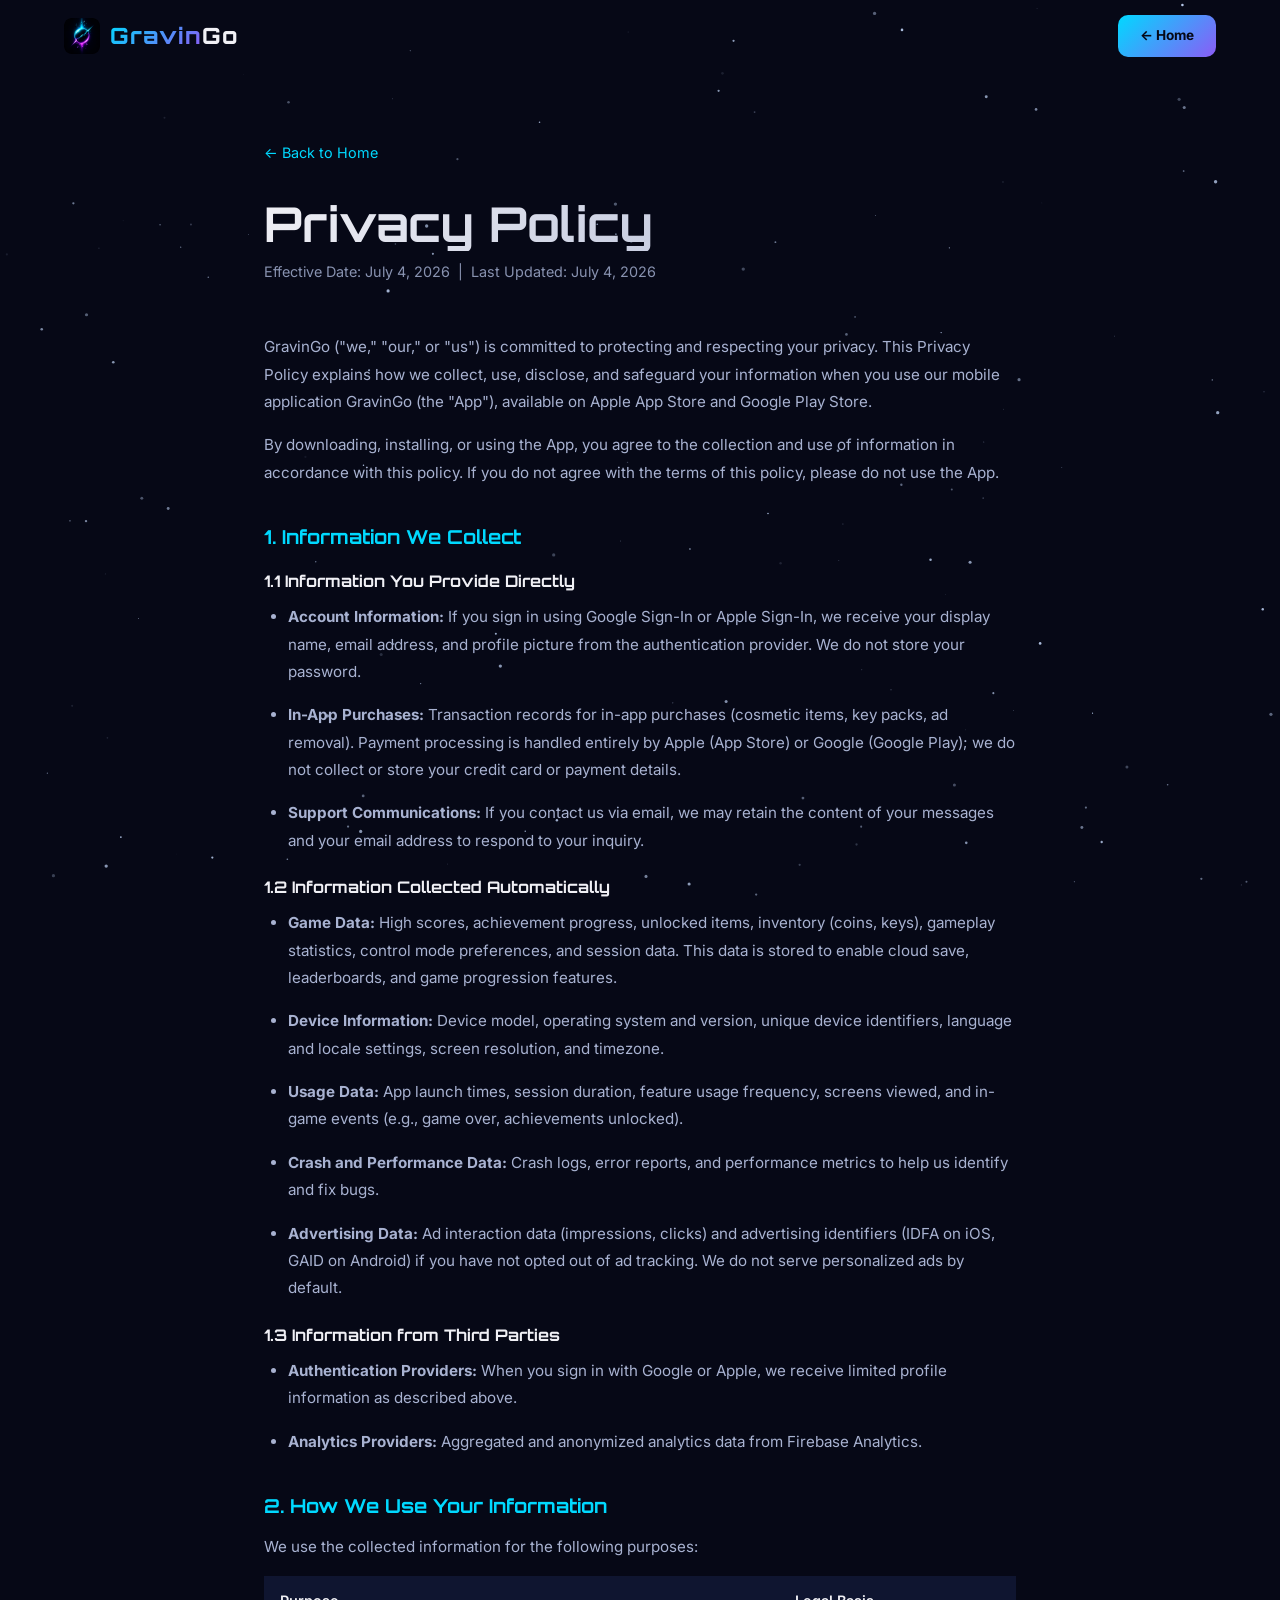
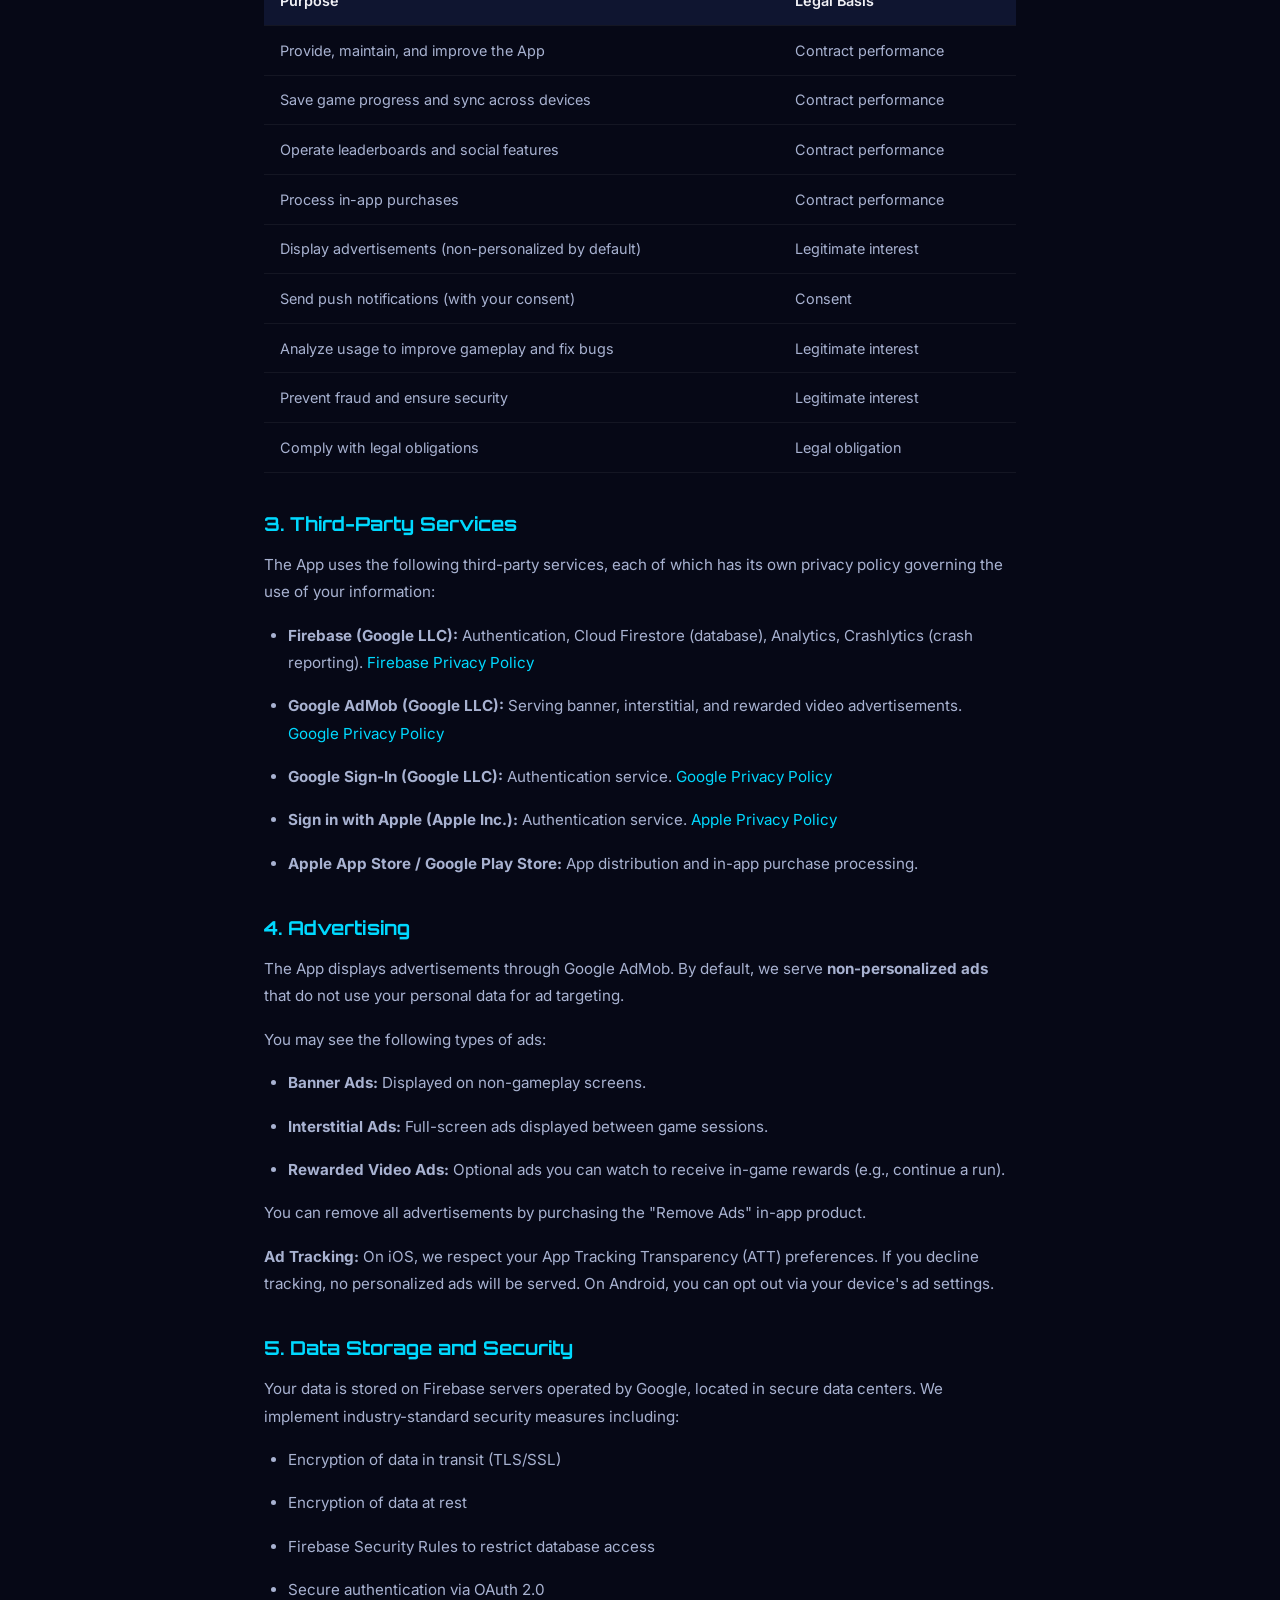
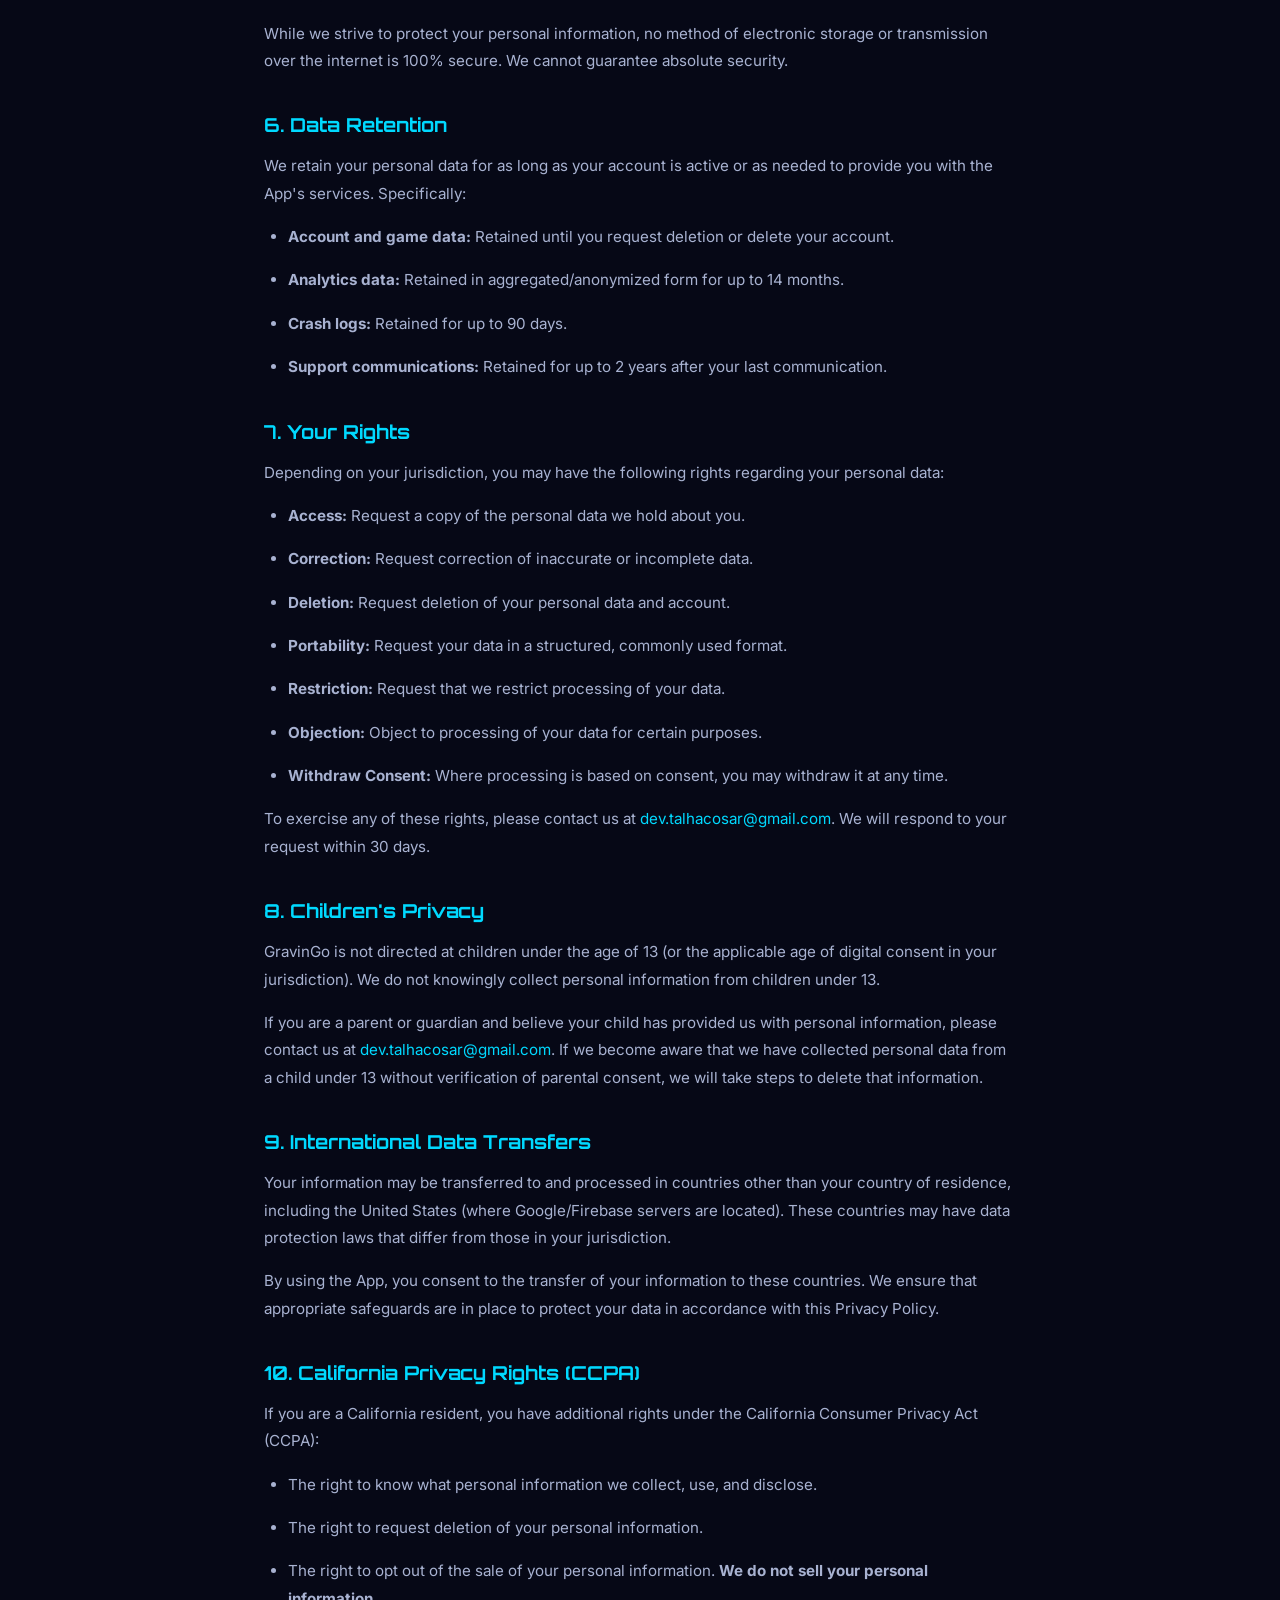
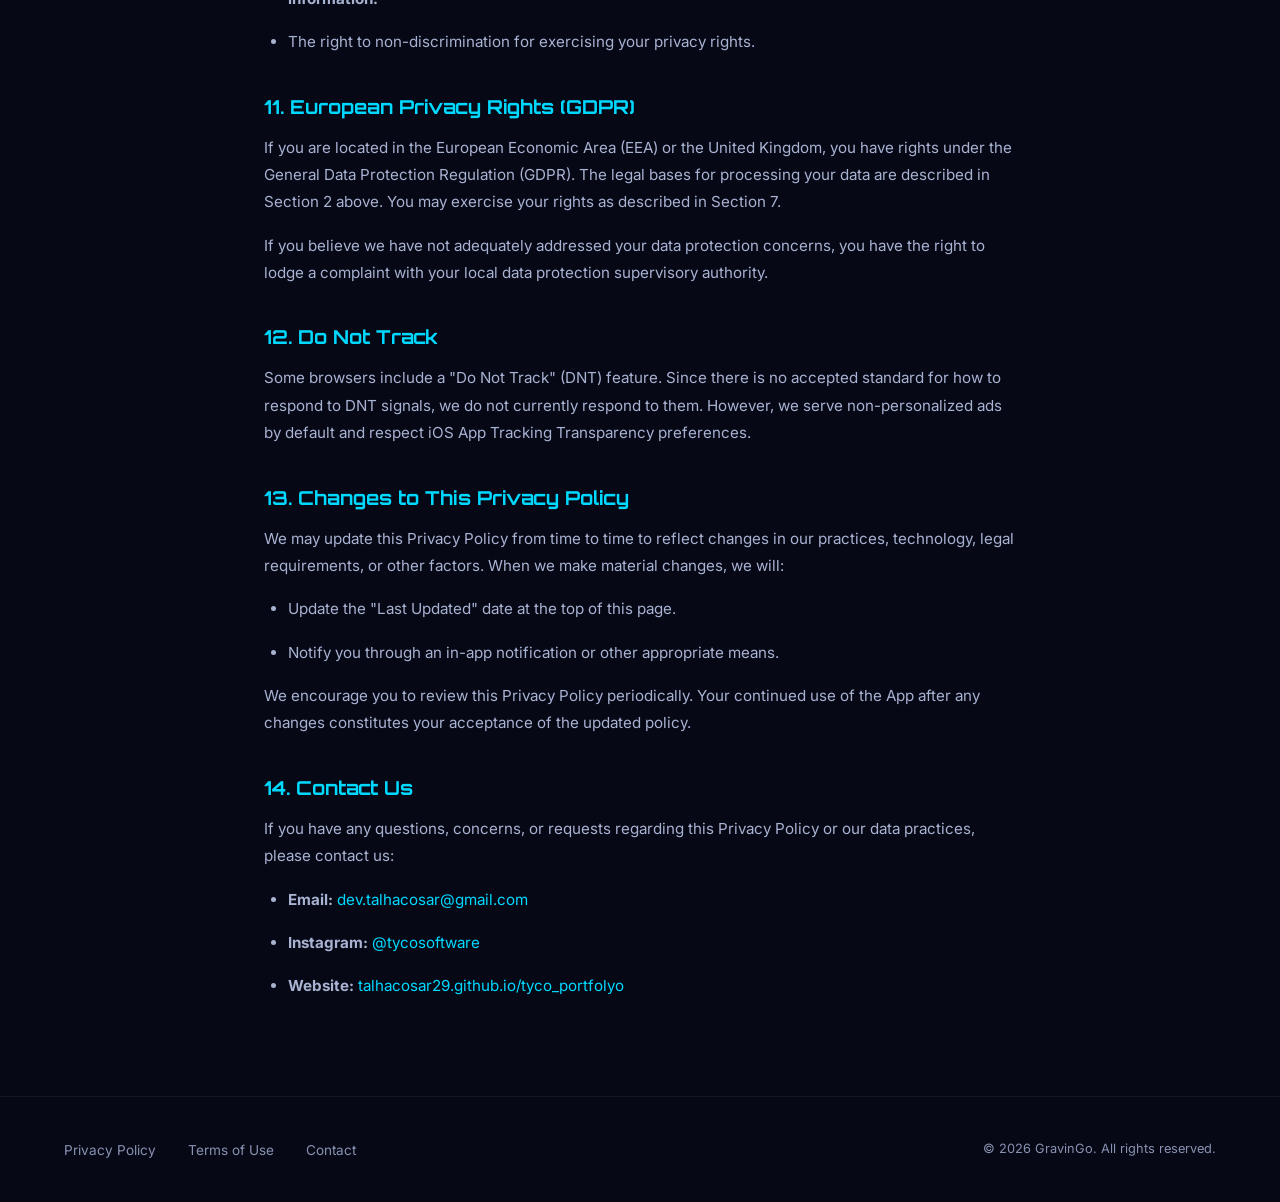
<file: privacy.html>
<!DOCTYPE html>
<html lang="en">
<head>
  <meta charset="UTF-8">
  <meta name="viewport" content="width=device-width, initial-scale=1.0">
  <title>Privacy Policy — GravinGo</title>
  <meta name="description" content="GravinGo Privacy Policy — Learn how we collect, use, and protect your personal data.">
  <link rel="icon" href="assets/favicon/favicon.svg" type="image/svg+xml">
  <link rel="apple-touch-icon" href="assets/images/optimized/apple-touch-icon.png">
  <link rel="preconnect" href="https://fonts.googleapis.com">
  <link rel="preconnect" href="https://fonts.gstatic.com" crossorigin>
  <link rel="preload" as="style" href="https://fonts.googleapis.com/css2?family=Inter:wght@400;500;600;700&family=Orbitron:wght@700;800&display=swap">
  <link rel="stylesheet" href="https://fonts.googleapis.com/css2?family=Inter:wght@400;500;600;700&family=Orbitron:wght@700;800&display=swap" media="print" onload="this.media='all'">
  <noscript>
    <link rel="stylesheet" href="https://fonts.googleapis.com/css2?family=Inter:wght@400;500;600;700&family=Orbitron:wght@700;800&display=swap">
  </noscript>
  <link rel="stylesheet" href="assets/css/style.css">
  <link rel="stylesheet" href="assets/css/responsive.css">
  <style>
    .legal-page { padding: 140px 0 80px; position: relative; z-index: 1; }
    .legal-page h1 { margin-bottom: 0.5rem; }
    .legal-page .updated { color: var(--gray); font-size: 0.9rem; margin-bottom: 3rem; }
    .legal-page h2 { font-size: 1.2rem; margin: 2.5rem 0 1rem; color: var(--accent); font-family: 'Orbitron', sans-serif; }
    .legal-page h3 { font-size: 1rem; margin: 1.5rem 0 0.8rem; color: var(--white); font-family: 'Orbitron', sans-serif; }
    .legal-page p, .legal-page li { color: var(--gray-light); line-height: 1.8; margin-bottom: 1rem; font-size: 0.95rem; }
    .legal-page ul, .legal-page ol { padding-left: 1.5rem; margin-bottom: 1rem; }
    .legal-page a { color: var(--accent); text-decoration: none; }
    .legal-page a:hover { text-decoration: underline; }
    .legal-page table { width: 100%; border-collapse: collapse; margin: 1rem 0 1.5rem; }
    .legal-page th, .legal-page td { text-align: left; padding: 0.8rem 1rem; border-bottom: 1px solid var(--border); color: var(--gray-light); font-size: 0.9rem; }
    .legal-page th { color: var(--white); font-weight: 600; background: var(--bg-card); }
    .back-link { display: inline-flex; align-items: center; gap: 6px; color: var(--gray); text-decoration: none; font-size: 0.9rem; margin-bottom: 2rem; transition: color var(--transition); }
    .back-link:hover { color: var(--white); }
  </style>
</head>
<body>
  <canvas id="stars-canvas"></canvas>

  <nav class="navbar scrolled">
    <div class="container">
      <a href="index.html" class="nav-logo">
        <img src="assets/images/optimized/nav-logo.png" alt="GravinGo" class="nav-logo-img" width="72" height="72" decoding="async">
        <span><span class="text-gradient">Gravin</span>Go</span>
      </a>
      <div class="nav-right">
        <a href="index.html" class="nav-cta ripple">← Home</a>
      </div>
    </div>
  </nav>

  <section class="legal-page">
    <div class="container" style="max-width: 800px;">
      <a href="index.html" class="back-link">← Back to Home</a>
      <h1 class="section-title">Privacy Policy</h1>
      <p class="updated">Effective Date: July 4, 2026 &nbsp;|&nbsp; Last Updated: July 4, 2026</p>

      <p>GravinGo ("we," "our," or "us") is committed to protecting and respecting your privacy. This Privacy Policy explains how we collect, use, disclose, and safeguard your information when you use our mobile application GravinGo (the "App"), available on Apple App Store and Google Play Store.</p>
      <p>By downloading, installing, or using the App, you agree to the collection and use of information in accordance with this policy. If you do not agree with the terms of this policy, please do not use the App.</p>

      <h2>1. Information We Collect</h2>

      <h3>1.1 Information You Provide Directly</h3>
      <ul>
        <li><strong>Account Information:</strong> If you sign in using Google Sign-In or Apple Sign-In, we receive your display name, email address, and profile picture from the authentication provider. We do not store your password.</li>
        <li><strong>In-App Purchases:</strong> Transaction records for in-app purchases (cosmetic items, key packs, ad removal). Payment processing is handled entirely by Apple (App Store) or Google (Google Play); we do not collect or store your credit card or payment details.</li>
        <li><strong>Support Communications:</strong> If you contact us via email, we may retain the content of your messages and your email address to respond to your inquiry.</li>
      </ul>

      <h3>1.2 Information Collected Automatically</h3>
      <ul>
        <li><strong>Game Data:</strong> High scores, achievement progress, unlocked items, inventory (coins, keys), gameplay statistics, control mode preferences, and session data. This data is stored to enable cloud save, leaderboards, and game progression features.</li>
        <li><strong>Device Information:</strong> Device model, operating system and version, unique device identifiers, language and locale settings, screen resolution, and timezone.</li>
        <li><strong>Usage Data:</strong> App launch times, session duration, feature usage frequency, screens viewed, and in-game events (e.g., game over, achievements unlocked).</li>
        <li><strong>Crash and Performance Data:</strong> Crash logs, error reports, and performance metrics to help us identify and fix bugs.</li>
        <li><strong>Advertising Data:</strong> Ad interaction data (impressions, clicks) and advertising identifiers (IDFA on iOS, GAID on Android) if you have not opted out of ad tracking. We do not serve personalized ads by default.</li>
      </ul>

      <h3>1.3 Information from Third Parties</h3>
      <ul>
        <li><strong>Authentication Providers:</strong> When you sign in with Google or Apple, we receive limited profile information as described above.</li>
        <li><strong>Analytics Providers:</strong> Aggregated and anonymized analytics data from Firebase Analytics.</li>
      </ul>

      <h2>2. How We Use Your Information</h2>
      <p>We use the collected information for the following purposes:</p>
      <table>
        <tr><th>Purpose</th><th>Legal Basis</th></tr>
        <tr><td>Provide, maintain, and improve the App</td><td>Contract performance</td></tr>
        <tr><td>Save game progress and sync across devices</td><td>Contract performance</td></tr>
        <tr><td>Operate leaderboards and social features</td><td>Contract performance</td></tr>
        <tr><td>Process in-app purchases</td><td>Contract performance</td></tr>
        <tr><td>Display advertisements (non-personalized by default)</td><td>Legitimate interest</td></tr>
        <tr><td>Send push notifications (with your consent)</td><td>Consent</td></tr>
        <tr><td>Analyze usage to improve gameplay and fix bugs</td><td>Legitimate interest</td></tr>
        <tr><td>Prevent fraud and ensure security</td><td>Legitimate interest</td></tr>
        <tr><td>Comply with legal obligations</td><td>Legal obligation</td></tr>
      </table>

      <h2>3. Third-Party Services</h2>
      <p>The App uses the following third-party services, each of which has its own privacy policy governing the use of your information:</p>
      <ul>
        <li><strong>Firebase (Google LLC):</strong> Authentication, Cloud Firestore (database), Analytics, Crashlytics (crash reporting). <a href="https://firebase.google.com/support/privacy" target="_blank" rel="noopener">Firebase Privacy Policy</a></li>
        <li><strong>Google AdMob (Google LLC):</strong> Serving banner, interstitial, and rewarded video advertisements. <a href="https://policies.google.com/privacy" target="_blank" rel="noopener">Google Privacy Policy</a></li>
        <li><strong>Google Sign-In (Google LLC):</strong> Authentication service. <a href="https://policies.google.com/privacy" target="_blank" rel="noopener">Google Privacy Policy</a></li>
        <li><strong>Sign in with Apple (Apple Inc.):</strong> Authentication service. <a href="https://www.apple.com/legal/privacy/" target="_blank" rel="noopener">Apple Privacy Policy</a></li>
        <li><strong>Apple App Store / Google Play Store:</strong> App distribution and in-app purchase processing.</li>
      </ul>

      <h2>4. Advertising</h2>
      <p>The App displays advertisements through Google AdMob. By default, we serve <strong>non-personalized ads</strong> that do not use your personal data for ad targeting.</p>
      <p>You may see the following types of ads:</p>
      <ul>
        <li><strong>Banner Ads:</strong> Displayed on non-gameplay screens.</li>
        <li><strong>Interstitial Ads:</strong> Full-screen ads displayed between game sessions.</li>
        <li><strong>Rewarded Video Ads:</strong> Optional ads you can watch to receive in-game rewards (e.g., continue a run).</li>
      </ul>
      <p>You can remove all advertisements by purchasing the "Remove Ads" in-app product.</p>
      <p><strong>Ad Tracking:</strong> On iOS, we respect your App Tracking Transparency (ATT) preferences. If you decline tracking, no personalized ads will be served. On Android, you can opt out via your device's ad settings.</p>

      <h2>5. Data Storage and Security</h2>
      <p>Your data is stored on Firebase servers operated by Google, located in secure data centers. We implement industry-standard security measures including:</p>
      <ul>
        <li>Encryption of data in transit (TLS/SSL)</li>
        <li>Encryption of data at rest</li>
        <li>Firebase Security Rules to restrict database access</li>
        <li>Secure authentication via OAuth 2.0</li>
      </ul>
      <p>While we strive to protect your personal information, no method of electronic storage or transmission over the internet is 100% secure. We cannot guarantee absolute security.</p>

      <h2>6. Data Retention</h2>
      <p>We retain your personal data for as long as your account is active or as needed to provide you with the App's services. Specifically:</p>
      <ul>
        <li><strong>Account and game data:</strong> Retained until you request deletion or delete your account.</li>
        <li><strong>Analytics data:</strong> Retained in aggregated/anonymized form for up to 14 months.</li>
        <li><strong>Crash logs:</strong> Retained for up to 90 days.</li>
        <li><strong>Support communications:</strong> Retained for up to 2 years after your last communication.</li>
      </ul>

      <h2>7. Your Rights</h2>
      <p>Depending on your jurisdiction, you may have the following rights regarding your personal data:</p>
      <ul>
        <li><strong>Access:</strong> Request a copy of the personal data we hold about you.</li>
        <li><strong>Correction:</strong> Request correction of inaccurate or incomplete data.</li>
        <li><strong>Deletion:</strong> Request deletion of your personal data and account.</li>
        <li><strong>Portability:</strong> Request your data in a structured, commonly used format.</li>
        <li><strong>Restriction:</strong> Request that we restrict processing of your data.</li>
        <li><strong>Objection:</strong> Object to processing of your data for certain purposes.</li>
        <li><strong>Withdraw Consent:</strong> Where processing is based on consent, you may withdraw it at any time.</li>
      </ul>
      <p>To exercise any of these rights, please contact us at <a href="mailto:dev.talhacosar@gmail.com">dev.talhacosar@gmail.com</a>. We will respond to your request within 30 days.</p>

      <h2>8. Children's Privacy</h2>
      <p>GravinGo is not directed at children under the age of 13 (or the applicable age of digital consent in your jurisdiction). We do not knowingly collect personal information from children under 13.</p>
      <p>If you are a parent or guardian and believe your child has provided us with personal information, please contact us at <a href="mailto:dev.talhacosar@gmail.com">dev.talhacosar@gmail.com</a>. If we become aware that we have collected personal data from a child under 13 without verification of parental consent, we will take steps to delete that information.</p>

      <h2>9. International Data Transfers</h2>
      <p>Your information may be transferred to and processed in countries other than your country of residence, including the United States (where Google/Firebase servers are located). These countries may have data protection laws that differ from those in your jurisdiction.</p>
      <p>By using the App, you consent to the transfer of your information to these countries. We ensure that appropriate safeguards are in place to protect your data in accordance with this Privacy Policy.</p>

      <h2>10. California Privacy Rights (CCPA)</h2>
      <p>If you are a California resident, you have additional rights under the California Consumer Privacy Act (CCPA):</p>
      <ul>
        <li>The right to know what personal information we collect, use, and disclose.</li>
        <li>The right to request deletion of your personal information.</li>
        <li>The right to opt out of the sale of your personal information. <strong>We do not sell your personal information.</strong></li>
        <li>The right to non-discrimination for exercising your privacy rights.</li>
      </ul>

      <h2>11. European Privacy Rights (GDPR)</h2>
      <p>If you are located in the European Economic Area (EEA) or the United Kingdom, you have rights under the General Data Protection Regulation (GDPR). The legal bases for processing your data are described in Section 2 above. You may exercise your rights as described in Section 7.</p>
      <p>If you believe we have not adequately addressed your data protection concerns, you have the right to lodge a complaint with your local data protection supervisory authority.</p>

      <h2>12. Do Not Track</h2>
      <p>Some browsers include a "Do Not Track" (DNT) feature. Since there is no accepted standard for how to respond to DNT signals, we do not currently respond to them. However, we serve non-personalized ads by default and respect iOS App Tracking Transparency preferences.</p>

      <h2>13. Changes to This Privacy Policy</h2>
      <p>We may update this Privacy Policy from time to time to reflect changes in our practices, technology, legal requirements, or other factors. When we make material changes, we will:</p>
      <ul>
        <li>Update the "Last Updated" date at the top of this page.</li>
        <li>Notify you through an in-app notification or other appropriate means.</li>
      </ul>
      <p>We encourage you to review this Privacy Policy periodically. Your continued use of the App after any changes constitutes your acceptance of the updated policy.</p>

      <h2>14. Contact Us</h2>
      <p>If you have any questions, concerns, or requests regarding this Privacy Policy or our data practices, please contact us:</p>
      <ul>
        <li><strong>Email:</strong> <a href="mailto:dev.talhacosar@gmail.com">dev.talhacosar@gmail.com</a></li>
        <li><strong>Instagram:</strong> <a href="https://instagram.com/tycosoftware" target="_blank" rel="noopener">@tycosoftware</a></li>
        <li><strong>Website:</strong> <a href="https://talhacosar29.github.io/tyco_portfolyo/" target="_blank" rel="noopener">talhacosar29.github.io/tyco_portfolyo</a></li>
      </ul>
    </div>
  </section>

  <footer class="footer">
    <div class="container">
      <ul class="footer-links">
        <li><a href="privacy.html">Privacy Policy</a></li>
        <li><a href="terms.html">Terms of Use</a></li>
        <li><a href="contact.html">Contact</a></li>
      </ul>
      <p class="footer-copy">© 2026 GravinGo. All rights reserved.</p>
    </div>
  </footer>

  <script src="assets/js/animations.js"></script>
  <script>Animations.init();</script>
</body>
</html>
</file>
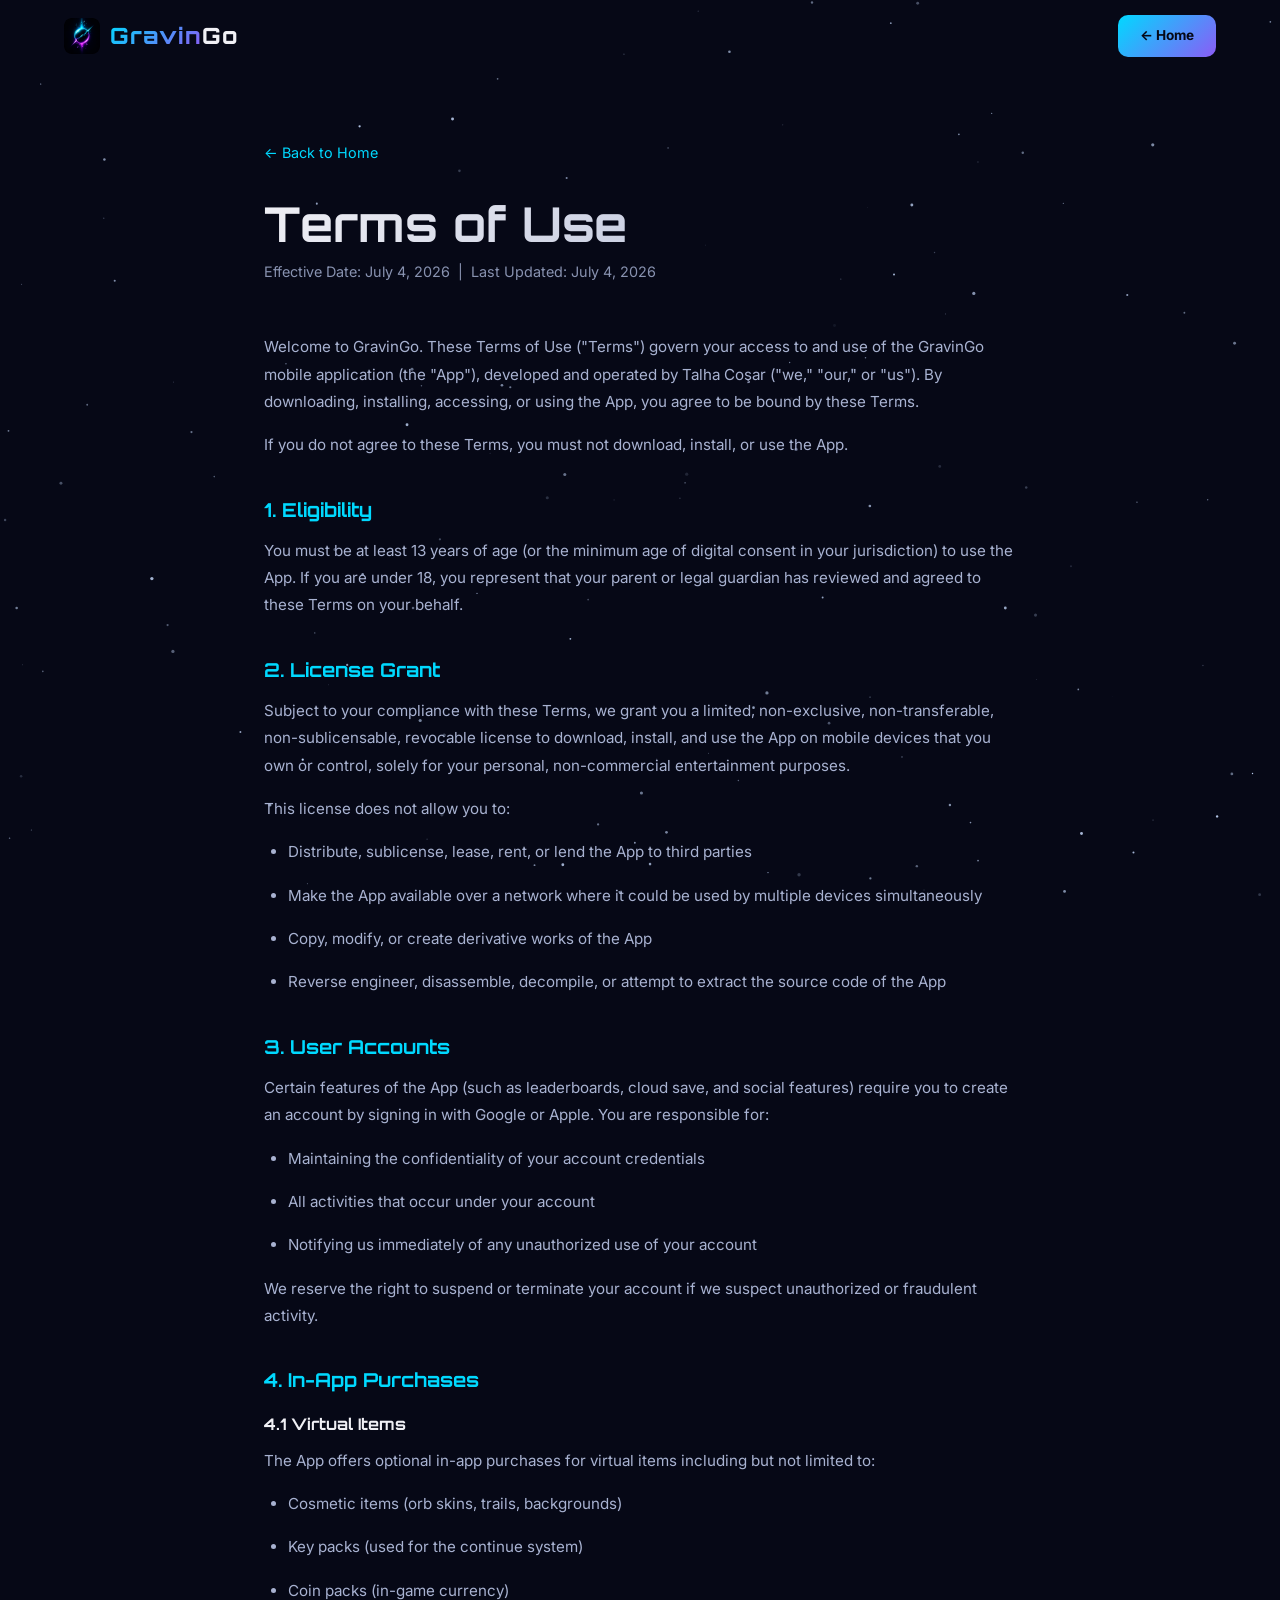
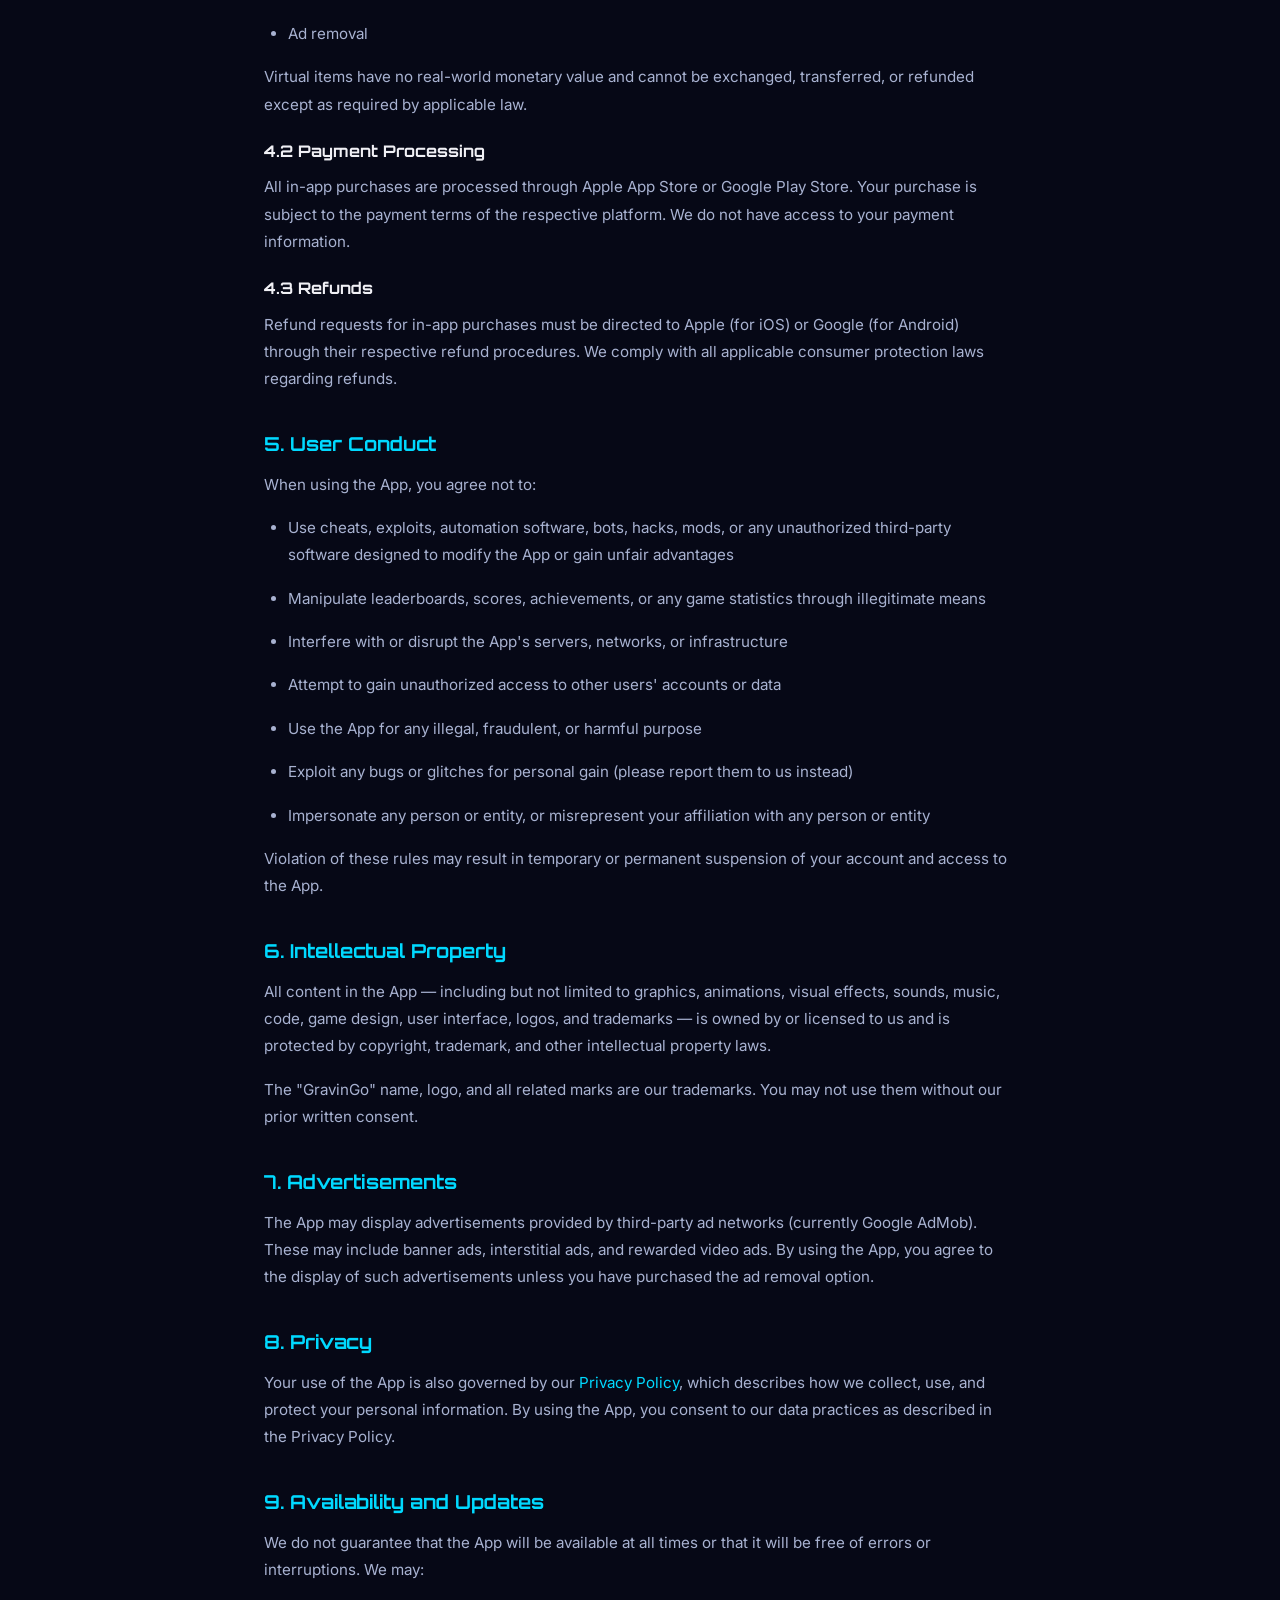
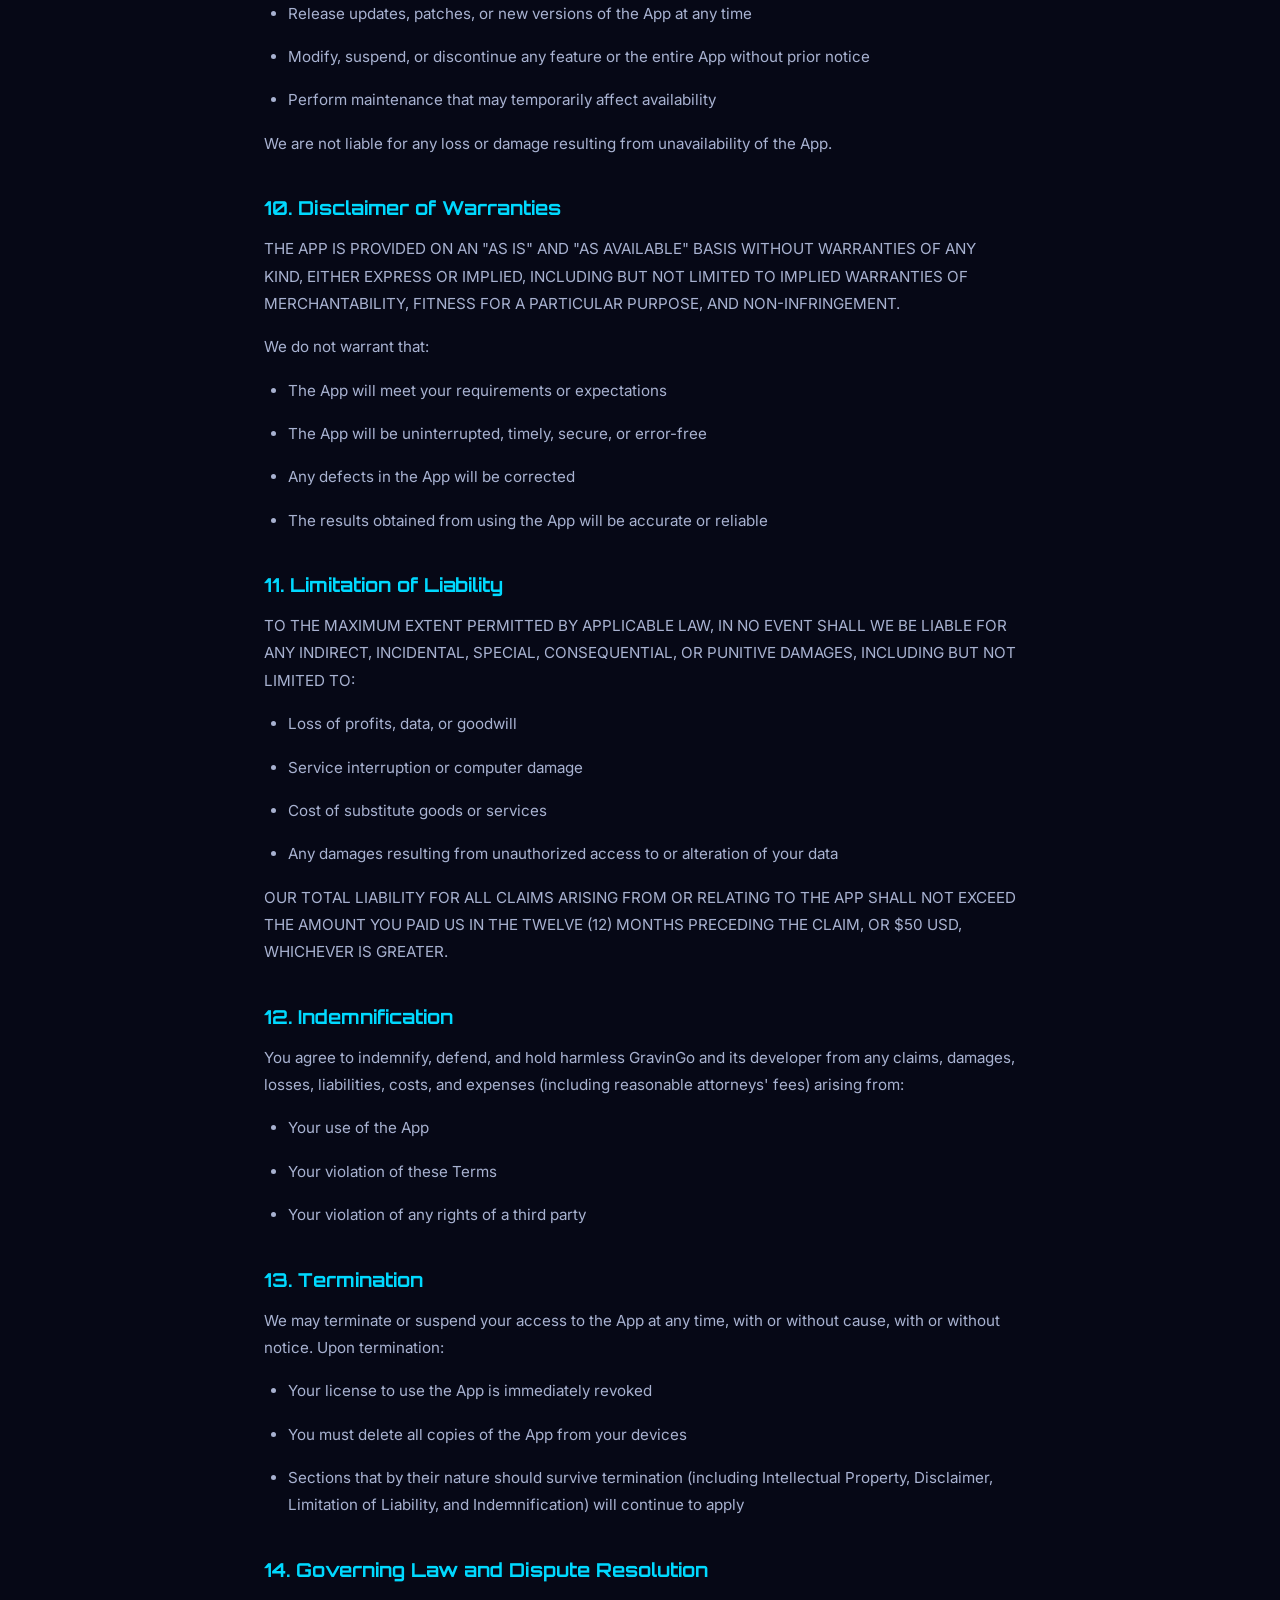
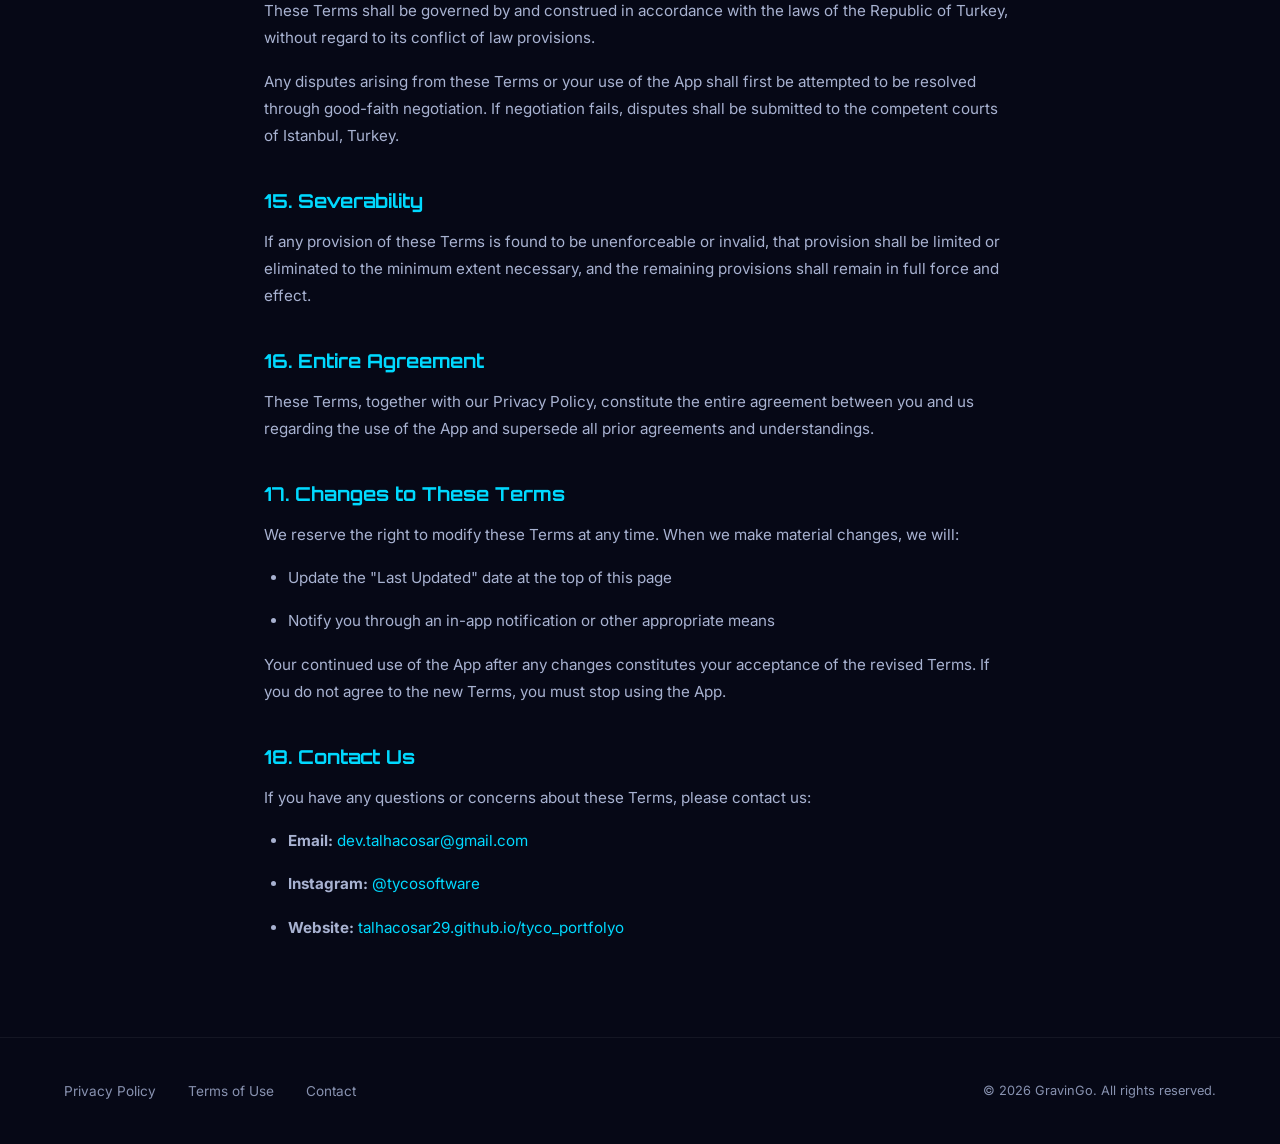
<file: terms.html>
<!DOCTYPE html>
<html lang="en">
<head>
  <meta charset="UTF-8">
  <meta name="viewport" content="width=device-width, initial-scale=1.0">
  <title>Terms of Use — GravinGo</title>
  <meta name="description" content="GravinGo Terms of Use — Rules, conditions, and agreements for using our mobile application.">
  <link rel="icon" href="assets/favicon/favicon.svg" type="image/svg+xml">
  <link rel="apple-touch-icon" href="assets/images/optimized/apple-touch-icon.png">
  <link rel="preconnect" href="https://fonts.googleapis.com">
  <link rel="preconnect" href="https://fonts.gstatic.com" crossorigin>
  <link rel="preload" as="style" href="https://fonts.googleapis.com/css2?family=Inter:wght@400;500;600;700&family=Orbitron:wght@700;800&display=swap">
  <link rel="stylesheet" href="https://fonts.googleapis.com/css2?family=Inter:wght@400;500;600;700&family=Orbitron:wght@700;800&display=swap" media="print" onload="this.media='all'">
  <noscript>
    <link rel="stylesheet" href="https://fonts.googleapis.com/css2?family=Inter:wght@400;500;600;700&family=Orbitron:wght@700;800&display=swap">
  </noscript>
  <link rel="stylesheet" href="assets/css/style.css">
  <link rel="stylesheet" href="assets/css/responsive.css">
  <style>
    .legal-page { padding: 140px 0 80px; position: relative; z-index: 1; }
    .legal-page h1 { margin-bottom: 0.5rem; }
    .legal-page .updated { color: var(--gray); font-size: 0.9rem; margin-bottom: 3rem; }
    .legal-page h2 { font-size: 1.2rem; margin: 2.5rem 0 1rem; color: var(--accent); font-family: 'Orbitron', sans-serif; }
    .legal-page h3 { font-size: 1rem; margin: 1.5rem 0 0.8rem; color: var(--white); font-family: 'Orbitron', sans-serif; }
    .legal-page p, .legal-page li { color: var(--gray-light); line-height: 1.8; margin-bottom: 1rem; font-size: 0.95rem; }
    .legal-page ul, .legal-page ol { padding-left: 1.5rem; margin-bottom: 1rem; }
    .legal-page a { color: var(--accent); text-decoration: none; }
    .legal-page a:hover { text-decoration: underline; }
    .back-link { display: inline-flex; align-items: center; gap: 6px; color: var(--gray); text-decoration: none; font-size: 0.9rem; margin-bottom: 2rem; transition: color var(--transition); }
    .back-link:hover { color: var(--white); }
  </style>
</head>
<body>
  <canvas id="stars-canvas"></canvas>

  <nav class="navbar scrolled">
    <div class="container">
      <a href="index.html" class="nav-logo">
        <img src="assets/images/optimized/nav-logo.png" alt="GravinGo" class="nav-logo-img" width="72" height="72" decoding="async">
        <span><span class="text-gradient">Gravin</span>Go</span>
      </a>
      <div class="nav-right">
        <a href="index.html" class="nav-cta ripple">← Home</a>
      </div>
    </div>
  </nav>

  <section class="legal-page">
    <div class="container" style="max-width: 800px;">
      <a href="index.html" class="back-link">← Back to Home</a>
      <h1 class="section-title">Terms of Use</h1>
      <p class="updated">Effective Date: July 4, 2026 &nbsp;|&nbsp; Last Updated: July 4, 2026</p>

      <p>Welcome to GravinGo. These Terms of Use ("Terms") govern your access to and use of the GravinGo mobile application (the "App"), developed and operated by Talha Coşar ("we," "our," or "us"). By downloading, installing, accessing, or using the App, you agree to be bound by these Terms.</p>
      <p>If you do not agree to these Terms, you must not download, install, or use the App.</p>

      <h2>1. Eligibility</h2>
      <p>You must be at least 13 years of age (or the minimum age of digital consent in your jurisdiction) to use the App. If you are under 18, you represent that your parent or legal guardian has reviewed and agreed to these Terms on your behalf.</p>

      <h2>2. License Grant</h2>
      <p>Subject to your compliance with these Terms, we grant you a limited, non-exclusive, non-transferable, non-sublicensable, revocable license to download, install, and use the App on mobile devices that you own or control, solely for your personal, non-commercial entertainment purposes.</p>
      <p>This license does not allow you to:</p>
      <ul>
        <li>Distribute, sublicense, lease, rent, or lend the App to third parties</li>
        <li>Make the App available over a network where it could be used by multiple devices simultaneously</li>
        <li>Copy, modify, or create derivative works of the App</li>
        <li>Reverse engineer, disassemble, decompile, or attempt to extract the source code of the App</li>
      </ul>

      <h2>3. User Accounts</h2>
      <p>Certain features of the App (such as leaderboards, cloud save, and social features) require you to create an account by signing in with Google or Apple. You are responsible for:</p>
      <ul>
        <li>Maintaining the confidentiality of your account credentials</li>
        <li>All activities that occur under your account</li>
        <li>Notifying us immediately of any unauthorized use of your account</li>
      </ul>
      <p>We reserve the right to suspend or terminate your account if we suspect unauthorized or fraudulent activity.</p>

      <h2>4. In-App Purchases</h2>

      <h3>4.1 Virtual Items</h3>
      <p>The App offers optional in-app purchases for virtual items including but not limited to:</p>
      <ul>
        <li>Cosmetic items (orb skins, trails, backgrounds)</li>
        <li>Key packs (used for the continue system)</li>
        <li>Coin packs (in-game currency)</li>
        <li>Ad removal</li>
      </ul>
      <p>Virtual items have no real-world monetary value and cannot be exchanged, transferred, or refunded except as required by applicable law.</p>

      <h3>4.2 Payment Processing</h3>
      <p>All in-app purchases are processed through Apple App Store or Google Play Store. Your purchase is subject to the payment terms of the respective platform. We do not have access to your payment information.</p>

      <h3>4.3 Refunds</h3>
      <p>Refund requests for in-app purchases must be directed to Apple (for iOS) or Google (for Android) through their respective refund procedures. We comply with all applicable consumer protection laws regarding refunds.</p>

      <h2>5. User Conduct</h2>
      <p>When using the App, you agree not to:</p>
      <ul>
        <li>Use cheats, exploits, automation software, bots, hacks, mods, or any unauthorized third-party software designed to modify the App or gain unfair advantages</li>
        <li>Manipulate leaderboards, scores, achievements, or any game statistics through illegitimate means</li>
        <li>Interfere with or disrupt the App's servers, networks, or infrastructure</li>
        <li>Attempt to gain unauthorized access to other users' accounts or data</li>
        <li>Use the App for any illegal, fraudulent, or harmful purpose</li>
        <li>Exploit any bugs or glitches for personal gain (please report them to us instead)</li>
        <li>Impersonate any person or entity, or misrepresent your affiliation with any person or entity</li>
      </ul>
      <p>Violation of these rules may result in temporary or permanent suspension of your account and access to the App.</p>

      <h2>6. Intellectual Property</h2>
      <p>All content in the App — including but not limited to graphics, animations, visual effects, sounds, music, code, game design, user interface, logos, and trademarks — is owned by or licensed to us and is protected by copyright, trademark, and other intellectual property laws.</p>
      <p>The "GravinGo" name, logo, and all related marks are our trademarks. You may not use them without our prior written consent.</p>

      <h2>7. Advertisements</h2>
      <p>The App may display advertisements provided by third-party ad networks (currently Google AdMob). These may include banner ads, interstitial ads, and rewarded video ads. By using the App, you agree to the display of such advertisements unless you have purchased the ad removal option.</p>

      <h2>8. Privacy</h2>
      <p>Your use of the App is also governed by our <a href="privacy.html">Privacy Policy</a>, which describes how we collect, use, and protect your personal information. By using the App, you consent to our data practices as described in the Privacy Policy.</p>

      <h2>9. Availability and Updates</h2>
      <p>We do not guarantee that the App will be available at all times or that it will be free of errors or interruptions. We may:</p>
      <ul>
        <li>Release updates, patches, or new versions of the App at any time</li>
        <li>Modify, suspend, or discontinue any feature or the entire App without prior notice</li>
        <li>Perform maintenance that may temporarily affect availability</li>
      </ul>
      <p>We are not liable for any loss or damage resulting from unavailability of the App.</p>

      <h2>10. Disclaimer of Warranties</h2>
      <p>THE APP IS PROVIDED ON AN "AS IS" AND "AS AVAILABLE" BASIS WITHOUT WARRANTIES OF ANY KIND, EITHER EXPRESS OR IMPLIED, INCLUDING BUT NOT LIMITED TO IMPLIED WARRANTIES OF MERCHANTABILITY, FITNESS FOR A PARTICULAR PURPOSE, AND NON-INFRINGEMENT.</p>
      <p>We do not warrant that:</p>
      <ul>
        <li>The App will meet your requirements or expectations</li>
        <li>The App will be uninterrupted, timely, secure, or error-free</li>
        <li>Any defects in the App will be corrected</li>
        <li>The results obtained from using the App will be accurate or reliable</li>
      </ul>

      <h2>11. Limitation of Liability</h2>
      <p>TO THE MAXIMUM EXTENT PERMITTED BY APPLICABLE LAW, IN NO EVENT SHALL WE BE LIABLE FOR ANY INDIRECT, INCIDENTAL, SPECIAL, CONSEQUENTIAL, OR PUNITIVE DAMAGES, INCLUDING BUT NOT LIMITED TO:</p>
      <ul>
        <li>Loss of profits, data, or goodwill</li>
        <li>Service interruption or computer damage</li>
        <li>Cost of substitute goods or services</li>
        <li>Any damages resulting from unauthorized access to or alteration of your data</li>
      </ul>
      <p>OUR TOTAL LIABILITY FOR ALL CLAIMS ARISING FROM OR RELATING TO THE APP SHALL NOT EXCEED THE AMOUNT YOU PAID US IN THE TWELVE (12) MONTHS PRECEDING THE CLAIM, OR $50 USD, WHICHEVER IS GREATER.</p>

      <h2>12. Indemnification</h2>
      <p>You agree to indemnify, defend, and hold harmless GravinGo and its developer from any claims, damages, losses, liabilities, costs, and expenses (including reasonable attorneys' fees) arising from:</p>
      <ul>
        <li>Your use of the App</li>
        <li>Your violation of these Terms</li>
        <li>Your violation of any rights of a third party</li>
      </ul>

      <h2>13. Termination</h2>
      <p>We may terminate or suspend your access to the App at any time, with or without cause, with or without notice. Upon termination:</p>
      <ul>
        <li>Your license to use the App is immediately revoked</li>
        <li>You must delete all copies of the App from your devices</li>
        <li>Sections that by their nature should survive termination (including Intellectual Property, Disclaimer, Limitation of Liability, and Indemnification) will continue to apply</li>
      </ul>

      <h2>14. Governing Law and Dispute Resolution</h2>
      <p>These Terms shall be governed by and construed in accordance with the laws of the Republic of Turkey, without regard to its conflict of law provisions.</p>
      <p>Any disputes arising from these Terms or your use of the App shall first be attempted to be resolved through good-faith negotiation. If negotiation fails, disputes shall be submitted to the competent courts of Istanbul, Turkey.</p>

      <h2>15. Severability</h2>
      <p>If any provision of these Terms is found to be unenforceable or invalid, that provision shall be limited or eliminated to the minimum extent necessary, and the remaining provisions shall remain in full force and effect.</p>

      <h2>16. Entire Agreement</h2>
      <p>These Terms, together with our Privacy Policy, constitute the entire agreement between you and us regarding the use of the App and supersede all prior agreements and understandings.</p>

      <h2>17. Changes to These Terms</h2>
      <p>We reserve the right to modify these Terms at any time. When we make material changes, we will:</p>
      <ul>
        <li>Update the "Last Updated" date at the top of this page</li>
        <li>Notify you through an in-app notification or other appropriate means</li>
      </ul>
      <p>Your continued use of the App after any changes constitutes your acceptance of the revised Terms. If you do not agree to the new Terms, you must stop using the App.</p>

      <h2>18. Contact Us</h2>
      <p>If you have any questions or concerns about these Terms, please contact us:</p>
      <ul>
        <li><strong>Email:</strong> <a href="mailto:dev.talhacosar@gmail.com">dev.talhacosar@gmail.com</a></li>
        <li><strong>Instagram:</strong> <a href="https://instagram.com/tycosoftware" target="_blank" rel="noopener">@tycosoftware</a></li>
        <li><strong>Website:</strong> <a href="https://talhacosar29.github.io/tyco_portfolyo/" target="_blank" rel="noopener">talhacosar29.github.io/tyco_portfolyo</a></li>
      </ul>
    </div>
  </section>

  <footer class="footer">
    <div class="container">
      <ul class="footer-links">
        <li><a href="privacy.html">Privacy Policy</a></li>
        <li><a href="terms.html">Terms of Use</a></li>
        <li><a href="contact.html">Contact</a></li>
      </ul>
      <p class="footer-copy">© 2026 GravinGo. All rights reserved.</p>
    </div>
  </footer>

  <script src="assets/js/animations.js"></script>
  <script>Animations.init();</script>
</body>
</html>
</file>
<file: assets/css/style.css>
/* ═══════════════════════════════════════════════════════
   GravinGo — Premium Landing Page
   Dark futuristic theme · Apple-style minimal design
   ═══════════════════════════════════════════════════════ */

/* ── Reset & Base ──────────────────────────────────── */
*, *::before, *::after {
  margin: 0;
  padding: 0;
  box-sizing: border-box;
}

:root {
  --bg-deep:    #060816;
  --bg-surface: #0B1022;
  --bg-card:    #0f1530;
  --bg-card-hover: #141a3a;
  --accent:     #00D9FF;
  --accent2:    #8B5CF6;
  --white:      #F0F0F5;
  --gray:       #8892B0;
  --gray-light: #A8B2D1;
  --border:     rgba(255,255,255,0.06);
  --glow-accent:  0 0 40px rgba(0,217,255,0.15);
  --glow-accent2: 0 0 40px rgba(139,92,246,0.15);
  --radius:     16px;
  --radius-sm:  10px;
  --transition: 0.35s cubic-bezier(0.4, 0, 0.2, 1);
  --nav-height: 72px;
}

html {
  scroll-behavior: smooth;
  -webkit-font-smoothing: antialiased;
  -moz-osx-font-smoothing: grayscale;
  overflow-x: clip;
  max-width: 100%;
}

body {
  font-family: 'Inter', -apple-system, BlinkMacSystemFont, sans-serif;
  background: var(--bg-deep);
  color: var(--white);
  line-height: 1.6;
  overflow-x: clip;
  max-width: 100%;
}

img {
  max-width: 100%;
  height: auto;
}

/* ── Typography ────────────────────────────────────── */
h1, h2, h3, h4 {
  font-family: 'Orbitron', sans-serif;
  font-weight: 700;
  line-height: 1.15;
}

.section-title {
  font-size: clamp(2rem, 5vw, 3rem);
  margin-bottom: 0.5rem;
  background: linear-gradient(135deg, var(--white) 0%, var(--gray-light) 100%);
  -webkit-background-clip: text;
  -webkit-text-fill-color: transparent;
  background-clip: text;
}

.section-subtitle {
  font-size: clamp(1rem, 2.5vw, 1.2rem);
  color: var(--gray);
  max-width: 600px;
  margin: 0 auto 3.5rem;
}

/* ── Layout ────────────────────────────────────────── */
.container {
  max-width: 1200px;
  width: 100%;
  margin: 0 auto;
  padding: 0 24px;
}

section {
  padding: 120px 0;
  position: relative;
}

section .section-header {
  text-align: center;
  margin-bottom: 4rem;
}

/* ── Stars Background ─────────────────────────────── */
#stars-canvas {
  position: fixed;
  top: 0;
  left: 0;
  width: 100%;
  height: 100%;
  z-index: 0;
  pointer-events: none;
}

/* ── Navbar ────────────────────────────────────────── */
.navbar {
  position: fixed;
  top: 0;
  left: 0;
  width: 100%;
  height: var(--nav-height);
  z-index: 1000;
  transition: background var(--transition), box-shadow var(--transition);
  display: flex;
  align-items: center;
}

.navbar.scrolled {
  background: rgba(6, 8, 22, 0.82);
  backdrop-filter: blur(20px) saturate(180%);
  -webkit-backdrop-filter: blur(20px) saturate(180%);
  box-shadow: 0 1px 0 var(--border);
}

.navbar .container {
  display: flex;
  align-items: center;
  justify-content: space-between;
  width: 100%;
  min-width: 0;
}

.nav-logo {
  font-family: 'Orbitron', sans-serif;
  font-size: 1.4rem;
  font-weight: 800;
  color: var(--white);
  text-decoration: none;
  letter-spacing: 1px;
  display: flex;
  align-items: center;
  gap: 10px;
}

.nav-logo-img {
  width: 36px;
  height: 36px;
  border-radius: 8px;
  object-fit: cover;
}

.nav-links {
  display: flex;
  align-items: center;
  gap: 2rem;
  list-style: none;
}

.nav-links a {
  color: var(--gray);
  text-decoration: none;
  font-size: 0.9rem;
  font-weight: 500;
  transition: color var(--transition);
  position: relative;
}

.nav-links a:hover {
  color: var(--white);
}

.nav-links a::after {
  content: '';
  position: absolute;
  bottom: -4px;
  left: 0;
  width: 0;
  height: 2px;
  background: linear-gradient(90deg, var(--accent), var(--accent2));
  transition: width var(--transition);
  border-radius: 1px;
}

.nav-links a:hover::after {
  width: 100%;
}

.nav-right {
  display: flex;
  align-items: center;
  gap: 1rem;
}

/* Language Switcher */
.lang-switch {
  display: flex;
  align-items: center;
  gap: 4px;
  background: rgba(255,255,255,0.05);
  border-radius: 8px;
  padding: 4px;
}

.lang-switch button {
  background: none;
  border: none;
  color: var(--gray);
  font-size: 0.8rem;
  font-weight: 600;
  padding: 5px 10px;
  border-radius: 6px;
  cursor: pointer;
  transition: all var(--transition);
  font-family: 'Inter', sans-serif;
}

.lang-switch button.active {
  background: rgba(0, 217, 255, 0.12);
  color: var(--accent);
}

/* Nav CTA */
.nav-cta {
  background: linear-gradient(135deg, var(--accent), var(--accent2));
  color: var(--bg-deep) !important;
  padding: 10px 22px;
  border-radius: 10px;
  font-weight: 700;
  font-size: 0.85rem;
  text-decoration: none;
  transition: transform var(--transition), box-shadow var(--transition);
}

.nav-cta:hover {
  transform: translateY(-2px);
  box-shadow: 0 8px 25px rgba(0, 217, 255, 0.3);
}

.nav-cta::after {
  display: none !important;
}

/* Hamburger */
.nav-hamburger {
  display: none;
  flex-direction: column;
  gap: 5px;
  cursor: pointer;
  background: none;
  border: none;
  padding: 4px;
}

.nav-hamburger span {
  display: block;
  width: 24px;
  height: 2px;
  background: var(--white);
  border-radius: 2px;
  transition: all 0.3s;
}

.nav-hamburger.active span:nth-child(1) {
  transform: rotate(45deg) translate(5px, 5px);
}

.nav-hamburger.active span:nth-child(2) {
  opacity: 0;
}

.nav-hamburger.active span:nth-child(3) {
  transform: rotate(-45deg) translate(5px, -5px);
}

/* ── Hero Section ──────────────────────────────────── */
.hero {
  min-height: 100vh;
  display: flex;
  align-items: center;
  padding-top: var(--nav-height);
  position: relative;
  z-index: 1;
  overflow: hidden;
}

.hero .container {
  display: grid;
  grid-template-columns: 1fr 1fr;
  gap: 4rem;
  align-items: center;
}

.hero-content {
  max-width: 560px;
}

.hero-badge {
  display: inline-flex;
  align-items: center;
  gap: 6px;
  background: rgba(0, 217, 255, 0.08);
  border: 1px solid rgba(0, 217, 255, 0.15);
  padding: 6px 16px;
  border-radius: 100px;
  font-size: 0.8rem;
  color: var(--accent);
  margin-bottom: 1.5rem;
  font-weight: 500;
}

.hero-badge .dot {
  width: 6px;
  height: 6px;
  border-radius: 50%;
  background: var(--accent);
  animation: pulse-dot 2s infinite;
}

@keyframes pulse-dot {
  0%, 100% { opacity: 1; }
  50% { opacity: 0.3; }
}

.hero h1 {
  font-size: clamp(3rem, 7vw, 5rem);
  margin-bottom: 1rem;
  letter-spacing: 2px;
}

.hero h1 .gradient-text {
  background: linear-gradient(135deg, var(--accent) 0%, var(--accent2) 50%, var(--accent) 100%);
  background-size: 200% auto;
  -webkit-background-clip: text;
  -webkit-text-fill-color: transparent;
  background-clip: text;
  animation: gradient-shift 4s ease-in-out infinite;
}

@keyframes gradient-shift {
  0%, 100% { background-position: 0% center; }
  50% { background-position: 100% center; }
}

.hero-subtitle {
  font-family: 'Orbitron', sans-serif;
  font-size: clamp(1rem, 2.5vw, 1.3rem);
  color: var(--gray-light);
  margin-bottom: 1.2rem;
  font-weight: 500;
}

.hero-desc {
  font-size: 1.05rem;
  color: var(--gray);
  line-height: 1.7;
  margin-bottom: 2.5rem;
}

.hero-buttons {
  display: flex;
  gap: 1rem;
  flex-wrap: wrap;
}

.store-btn {
  display: inline-flex;
  align-items: center;
  gap: 10px;
  padding: 14px 28px;
  border-radius: 14px;
  text-decoration: none;
  font-weight: 600;
  font-size: 0.95rem;
  transition: all var(--transition);
  position: relative;
  overflow: hidden;
}

.store-btn::before {
  content: '';
  position: absolute;
  inset: 0;
  border-radius: inherit;
  opacity: 0;
  transition: opacity var(--transition);
}

.store-btn:hover::before {
  opacity: 1;
}

.store-btn.primary {
  background: linear-gradient(135deg, var(--accent), var(--accent2));
  color: var(--bg-deep);
}

.store-btn.primary:hover {
  transform: translateY(-3px);
  box-shadow: 0 12px 35px rgba(0, 217, 255, 0.35);
}

.store-btn.secondary {
  background: rgba(255,255,255,0.06);
  border: 1px solid rgba(255,255,255,0.1);
  color: var(--white);
}

.store-btn.secondary:hover {
  background: rgba(255,255,255,0.1);
  transform: translateY(-3px);
  box-shadow: 0 12px 35px rgba(139, 92, 246, 0.2);
}

.store-btn svg {
  width: 20px;
  height: 20px;
  flex-shrink: 0;
}

/* Hero Screenshots (PNG already includes device frame) */
.hero-screenshot {
  width: min(240px, 40vw);
  max-width: 100%;
  min-width: 0;
  flex-shrink: 1;
  border-radius: 24px;
  overflow: hidden;
  box-shadow: 0 25px 80px rgba(0, 0, 0, 0.5), var(--glow-accent);
  transition: transform var(--transition);
}

.hero-screenshot img {
  display: block;
  width: 100%;
  height: auto;
}

.hero-screenshot:first-child {
  transform: rotate(-4deg) translateY(20px);
}

.hero-screenshot:last-child {
  transform: rotate(4deg) translateY(20px);
}

.hero-screenshot:hover {
  transform: rotate(0deg) translateY(0) scale(1.03);
}

/* Hero Phones */
.hero-phones {
  position: relative;
  display: flex;
  justify-content: center;
  align-items: center;
  gap: 1.5rem;
  width: 100%;
  max-width: 100%;
  min-width: 0;
}

.phone-mockup {
  position: relative;
  width: 220px;
  border-radius: 32px;
  overflow: hidden;
  background: var(--bg-card);
  border: 2px solid rgba(255,255,255,0.08);
  box-shadow: 0 25px 80px rgba(0, 0, 0, 0.5), var(--glow-accent);
  transition: transform var(--transition);
}

.phone-mockup:first-child {
  transform: rotate(-4deg) translateY(20px);
}

.phone-mockup:last-child {
  transform: rotate(4deg) translateY(20px);
}

.phone-mockup:hover {
  transform: rotate(0deg) translateY(0) scale(1.03);
}

.phone-notch {
  position: absolute;
  top: 0;
  left: 50%;
  transform: translateX(-50%);
  width: 100px;
  height: 24px;
  background: var(--bg-deep);
  border-radius: 0 0 16px 16px;
  z-index: 2;
}

.phone-screen {
  aspect-ratio: 9/19.5;
  display: flex;
  align-items: center;
  justify-content: center;
  position: relative;
  overflow: hidden;
}

.phone-screen img {
  width: 100%;
  height: 100%;
  object-fit: cover;
}

/* Placeholder screen */
.phone-placeholder {
  width: 100%;
  height: 100%;
  display: flex;
  flex-direction: column;
  align-items: center;
  justify-content: center;
  gap: 1rem;
  padding: 2rem;
}

.phone-placeholder .placeholder-icon {
  font-size: 3rem;
  opacity: 0.6;
}

.phone-placeholder .placeholder-text {
  font-family: 'Orbitron', sans-serif;
  font-size: 0.75rem;
  color: var(--gray);
  text-transform: uppercase;
  letter-spacing: 2px;
}

.phone-mockup:first-child .phone-screen {
  background: linear-gradient(180deg, #0a0f2e 0%, #0d1a3a 50%, #060816 100%);
}

.phone-mockup:last-child .phone-screen {
  background: linear-gradient(180deg, #1a0a2e 0%, #0d1a3a 50%, #060816 100%);
}

.phone-label {
  text-align: center;
  margin-top: 0.8rem;
  font-family: 'Orbitron', sans-serif;
  font-size: 0.7rem;
  color: var(--gray);
  text-transform: uppercase;
  letter-spacing: 2px;
}

/* Hero glow orbs */
.hero-glow {
  position: absolute;
  border-radius: 50%;
  filter: blur(120px);
  pointer-events: none;
  z-index: -1;
}

.hero-glow.glow-1 {
  width: 500px;
  height: 500px;
  background: rgba(0, 217, 255, 0.08);
  top: 10%;
  left: -10%;
}

.hero-glow.glow-2 {
  width: 400px;
  height: 400px;
  background: rgba(139, 92, 246, 0.08);
  bottom: 10%;
  right: -5%;
}

/* ── Features Section ──────────────────────────────── */
#features {
  z-index: 1;
  position: relative;
}

.features-grid {
  display: grid;
  grid-template-columns: repeat(4, 1fr);
  gap: 1.5rem;
}

.feature-card {
  background: var(--bg-card);
  border: 1px solid var(--border);
  border-radius: var(--radius);
  padding: 2rem;
  transition: all var(--transition);
  position: relative;
  overflow: hidden;
}

.feature-card::before {
  content: '';
  position: absolute;
  top: 0;
  left: 0;
  right: 0;
  height: 2px;
  background: linear-gradient(90deg, var(--accent), var(--accent2));
  opacity: 0;
  transition: opacity var(--transition);
}

.feature-card:hover {
  background: var(--bg-card-hover);
  border-color: rgba(0, 217, 255, 0.15);
  transform: translateY(-6px);
  box-shadow: var(--glow-accent);
}

.feature-card:hover::before {
  opacity: 1;
}

.feature-icon {
  font-size: 2rem;
  margin-bottom: 1rem;
  display: block;
}

.feature-card h3 {
  font-size: 1rem;
  margin-bottom: 0.6rem;
  color: var(--white);
}

.feature-card p {
  font-size: 0.88rem;
  color: var(--gray);
  line-height: 1.6;
}

/* ── Game Modes Section ────────────────────────────── */
#modes {
  z-index: 1;
  position: relative;
}

.modes-grid {
  display: grid;
  grid-template-columns: repeat(3, 1fr);
  gap: 2rem;
}

.mode-card {
  background: var(--bg-card);
  border: 1px solid var(--border);
  border-radius: var(--radius);
  padding: 2.5rem 2rem;
  text-align: center;
  transition: all var(--transition);
  position: relative;
  overflow: hidden;
}

.mode-card::after {
  content: '';
  position: absolute;
  inset: 0;
  border-radius: inherit;
  background: linear-gradient(180deg, rgba(0,217,255,0.03) 0%, transparent 50%);
  opacity: 0;
  transition: opacity var(--transition);
}

.mode-card:hover {
  transform: translateY(-8px);
  border-color: rgba(0, 217, 255, 0.2);
  box-shadow: var(--glow-accent);
}

.mode-card:hover::after {
  opacity: 1;
}

.mode-icon {
  font-size: 3rem;
  margin-bottom: 1.2rem;
  display: block;
}

.mode-tag {
  display: inline-block;
  padding: 4px 14px;
  border-radius: 100px;
  font-size: 0.7rem;
  font-weight: 700;
  text-transform: uppercase;
  letter-spacing: 1px;
  margin-bottom: 1rem;
  background: rgba(0, 217, 255, 0.1);
  color: var(--accent);
  border: 1px solid rgba(0, 217, 255, 0.15);
}

.mode-card:nth-child(2) .mode-tag {
  background: rgba(139, 92, 246, 0.1);
  color: var(--accent2);
  border-color: rgba(139, 92, 246, 0.2);
}

.mode-card:nth-child(3) .mode-tag {
  background: rgba(255, 100, 100, 0.1);
  color: #ff6b6b;
  border-color: rgba(255, 100, 100, 0.2);
}

.mode-card h3 {
  font-size: 1.3rem;
  margin-bottom: 0.8rem;
}

.mode-card p {
  color: var(--gray);
  font-size: 0.95rem;
  position: relative;
  z-index: 1;
}

/* ── Gallery Section ───────────────────────────────── */
#gallery {
  z-index: 1;
  position: relative;
  overflow: hidden;
}

.gallery-slider {
  display: flex;
  gap: 2rem;
  width: 100%;
  max-width: 100%;
  overflow-x: auto;
  scroll-snap-type: x mandatory;
  scrollbar-width: none;
  padding: 1rem 0;
  -ms-overflow-style: none;
  -webkit-overflow-scrolling: touch;
}

.gallery-slider::-webkit-scrollbar {
  display: none;
}

.gallery-item--screenshot {
  flex: 0 0 min(280px, 78vw);
  scroll-snap-align: center;
}

.gallery-item--screenshot img {
  display: block;
  width: 100%;
  height: auto;
  border-radius: 22px;
  box-shadow: 0 20px 60px rgba(0, 0, 0, 0.45);
  transition: transform var(--transition), box-shadow var(--transition);
}

.gallery-item--screenshot img:hover {
  transform: scale(1.03);
  box-shadow: 0 25px 70px rgba(0, 0, 0, 0.55), var(--glow-accent);
}

.gallery-item {
  flex: 0 0 280px;
  scroll-snap-align: center;
}

.gallery-phone {
  width: 100%;
  border-radius: 28px;
  overflow: hidden;
  background: var(--bg-card);
  border: 2px solid var(--border);
  box-shadow: 0 20px 60px rgba(0, 0, 0, 0.4);
  transition: all var(--transition);
}

.gallery-phone:hover {
  transform: scale(1.04);
  border-color: rgba(0, 217, 255, 0.15);
  box-shadow: 0 25px 70px rgba(0, 0, 0, 0.5), var(--glow-accent);
}

.gallery-screen {
  aspect-ratio: 9/19.5;
  display: flex;
  align-items: center;
  justify-content: center;
  background: linear-gradient(180deg, var(--bg-surface), var(--bg-deep));
  position: relative;
}

.gallery-screen img {
  width: 100%;
  height: 100%;
  object-fit: cover;
}

.gallery-placeholder {
  display: flex;
  flex-direction: column;
  align-items: center;
  gap: 0.8rem;
  color: var(--gray);
  font-size: 0.8rem;
}

.gallery-placeholder span:first-child {
  font-size: 2.5rem;
  opacity: 0.5;
}

.gallery-nav {
  display: flex;
  justify-content: center;
  gap: 1rem;
  margin-top: 2rem;
}

.gallery-nav button {
  width: 44px;
  height: 44px;
  border-radius: 50%;
  border: 1px solid var(--border);
  background: var(--bg-card);
  color: var(--white);
  font-size: 1.2rem;
  cursor: pointer;
  transition: all var(--transition);
  display: flex;
  align-items: center;
  justify-content: center;
}

.gallery-nav button:hover {
  background: var(--bg-card-hover);
  border-color: rgba(0, 217, 255, 0.2);
  box-shadow: var(--glow-accent);
}

/* ── Download Section ──────────────────────────────── */
#download {
  z-index: 1;
  position: relative;
}

.download-box {
  text-align: center;
  background: linear-gradient(180deg, var(--bg-card) 0%, rgba(0, 217, 255, 0.03) 100%);
  border: 1px solid var(--border);
  border-radius: 24px;
  padding: 4rem 2rem;
  position: relative;
  overflow: hidden;
}

.download-box::before {
  content: '';
  position: absolute;
  top: -1px;
  left: 20%;
  right: 20%;
  height: 2px;
  background: linear-gradient(90deg, transparent, var(--accent), var(--accent2), transparent);
}

.download-box .section-title {
  margin-bottom: 0.5rem;
}

.download-buttons {
  display: flex;
  justify-content: center;
  gap: 1.2rem;
  margin: 2.5rem 0 1.5rem;
  flex-wrap: wrap;
}

.download-note {
  color: var(--gray);
  font-size: 0.85rem;
}

.redirect-banner {
  display: inline-flex;
  align-items: center;
  gap: 0.5rem;
  margin-bottom: 1.25rem;
  padding: 0.65rem 1rem;
  border-radius: 999px;
  background: rgba(0, 217, 255, 0.1);
  border: 1px solid rgba(0, 217, 255, 0.2);
  color: var(--accent);
  font-size: 0.9rem;
  font-weight: 600;
}

.redirect-banner::before {
  content: '';
  width: 8px;
  height: 8px;
  border-radius: 50%;
  background: var(--accent);
  animation: pulse-dot 1.5s ease-in-out infinite;
}

/* ── FAQ Section ───────────────────────────────────── */
#faq {
  z-index: 1;
  position: relative;
}

.faq-list {
  max-width: 720px;
  margin: 0 auto;
  display: flex;
  flex-direction: column;
  gap: 1rem;
}

.faq-item {
  background: var(--bg-card);
  border: 1px solid var(--border);
  border-radius: var(--radius-sm);
  overflow: hidden;
  transition: border-color var(--transition);
}

.faq-item.open {
  border-color: rgba(0, 217, 255, 0.15);
}

.faq-question {
  display: flex;
  align-items: center;
  justify-content: space-between;
  padding: 1.2rem 1.5rem;
  cursor: pointer;
  font-weight: 600;
  font-size: 1rem;
  color: var(--white);
  transition: color var(--transition);
  background: none;
  border: none;
  width: 100%;
  text-align: left;
  font-family: 'Inter', sans-serif;
}

.faq-question:hover {
  color: var(--accent);
}

.faq-chevron {
  width: 20px;
  height: 20px;
  transition: transform 0.3s;
  flex-shrink: 0;
  color: var(--gray);
}

.faq-item.open .faq-chevron {
  transform: rotate(180deg);
  color: var(--accent);
}

.faq-answer {
  max-height: 0;
  overflow: hidden;
  transition: max-height 0.4s cubic-bezier(0.4, 0, 0.2, 1), padding 0.4s;
}

.faq-item.open .faq-answer {
  max-height: 300px;
}

.faq-answer p {
  padding: 0 1.5rem 1.2rem;
  color: var(--gray);
  line-height: 1.7;
  font-size: 0.95rem;
}

/* ── Contact Section ───────────────────────────────── */
#contact {
  z-index: 1;
  position: relative;
}

.contact-content {
  text-align: center;
}

.contact-card {
  display: inline-flex;
  flex-direction: column;
  align-items: center;
  gap: 1.5rem;
  background: var(--bg-card);
  border: 1px solid var(--border);
  border-radius: var(--radius);
  padding: 3rem 4rem;
}

.contact-email {
  display: flex;
  align-items: center;
  gap: 0.8rem;
  color: var(--accent);
  font-size: 1.1rem;
  font-weight: 500;
}

.contact-email svg {
  width: 20px;
  height: 20px;
}

.contact-socials {
  display: flex;
  gap: 1rem;
}

.social-link {
  width: 44px;
  height: 44px;
  border-radius: 12px;
  background: rgba(255,255,255,0.05);
  border: 1px solid var(--border);
  display: flex;
  align-items: center;
  justify-content: center;
  color: var(--gray);
  text-decoration: none;
  transition: all var(--transition);
}

.social-link:hover {
  background: rgba(0, 217, 255, 0.1);
  border-color: rgba(0, 217, 255, 0.2);
  color: var(--accent);
  transform: translateY(-3px);
}

.social-link svg {
  width: 20px;
  height: 20px;
}

/* ── Footer ────────────────────────────────────────── */
.footer {
  border-top: 1px solid var(--border);
  padding: 2.5rem 0;
  z-index: 1;
  position: relative;
}

.footer .container {
  display: flex;
  align-items: center;
  justify-content: space-between;
  flex-wrap: wrap;
  gap: 1rem;
}

.footer-links {
  display: flex;
  gap: 2rem;
  list-style: none;
}

.footer-links a {
  color: var(--gray);
  text-decoration: none;
  font-size: 0.85rem;
  transition: color var(--transition);
}

.footer-links a:hover {
  color: var(--white);
}

.footer-copy {
  color: var(--gray);
  font-size: 0.8rem;
}

/* ── Scroll Reveal Animations ──────────────────────── */
.reveal {
  opacity: 0;
  transform: translateY(40px);
  transition: opacity 0.8s cubic-bezier(0.4, 0, 0.2, 1),
              transform 0.8s cubic-bezier(0.4, 0, 0.2, 1);
}

.reveal.visible {
  opacity: 1;
  transform: translateY(0);
}

.reveal-left {
  opacity: 0;
  transform: translateX(-40px);
  transition: opacity 0.8s cubic-bezier(0.4, 0, 0.2, 1),
              transform 0.8s cubic-bezier(0.4, 0, 0.2, 1);
}

.reveal-left.visible {
  opacity: 1;
  transform: translateX(0);
}

.reveal-scale {
  opacity: 0;
  transform: scale(0.92);
  transition: opacity 0.8s cubic-bezier(0.4, 0, 0.2, 1),
              transform 0.8s cubic-bezier(0.4, 0, 0.2, 1);
}

.reveal-scale.visible {
  opacity: 1;
  transform: scale(1);
}

/* Staggered children */
.stagger-children > * {
  opacity: 0;
  transform: translateY(30px);
  transition: opacity 0.6s cubic-bezier(0.4, 0, 0.2, 1),
              transform 0.6s cubic-bezier(0.4, 0, 0.2, 1);
}

.stagger-children.visible > *:nth-child(1) { transition-delay: 0.05s; }
.stagger-children.visible > *:nth-child(2) { transition-delay: 0.1s; }
.stagger-children.visible > *:nth-child(3) { transition-delay: 0.15s; }
.stagger-children.visible > *:nth-child(4) { transition-delay: 0.2s; }
.stagger-children.visible > *:nth-child(5) { transition-delay: 0.25s; }
.stagger-children.visible > *:nth-child(6) { transition-delay: 0.3s; }
.stagger-children.visible > *:nth-child(7) { transition-delay: 0.35s; }
.stagger-children.visible > *:nth-child(8) { transition-delay: 0.4s; }

.stagger-children.visible > * {
  opacity: 1;
  transform: translateY(0);
}

/* ── Button Ripple ─────────────────────────────────── */
.ripple {
  position: relative;
  overflow: hidden;
}

.ripple-effect {
  position: absolute;
  border-radius: 50%;
  background: rgba(255, 255, 255, 0.25);
  transform: scale(0);
  animation: ripple-anim 0.6s ease-out;
  pointer-events: none;
}

@keyframes ripple-anim {
  to {
    transform: scale(4);
    opacity: 0;
  }
}

/* ── Utility ───────────────────────────────────────── */
.text-gradient {
  background: linear-gradient(135deg, var(--accent), var(--accent2));
  -webkit-background-clip: text;
  -webkit-text-fill-color: transparent;
  background-clip: text;
}
</file>
<file: assets/css/responsive.css>
/* ═══════════════════════════════════════════════════════
   GravinGo — Responsive Breakpoints
   ═══════════════════════════════════════════════════════ */

/* ── Tablet / Small Desktop (≤992px) ───────────────── */
@media (max-width: 992px) {
  .nav-links {
    position: fixed;
    top: var(--nav-height);
    left: 0;
    right: 0;
    display: flex;
    background: rgba(6, 8, 22, 0.95);
    backdrop-filter: blur(20px);
    -webkit-backdrop-filter: blur(20px);
    flex-direction: column;
    padding: 2rem;
    gap: 1.2rem;
    transform: translateY(-120%);
    opacity: 0;
    visibility: hidden;
    pointer-events: none;
    transition: transform 0.4s cubic-bezier(0.4, 0, 0.2, 1),
                opacity 0.4s,
                visibility 0.4s;
    z-index: 1001;
    border-bottom: 1px solid var(--border);
    max-height: calc(100vh - var(--nav-height));
    overflow-y: auto;
  }

  .nav-links.open {
    transform: translateY(0);
    opacity: 1;
    visibility: visible;
    pointer-events: auto;
  }

  body.nav-open {
    overflow: hidden;
  }

  .nav-hamburger {
    display: flex;
    z-index: 1002;
    position: relative;
    flex-shrink: 0;
  }

  .nav-cta-desktop {
    display: none;
  }

  .nav-right {
    gap: 0.5rem;
    flex-shrink: 0;
    margin-left: auto;
  }

  .hero .container {
    grid-template-columns: 1fr;
    text-align: center;
    gap: 2rem;
  }

  .hero-content {
    max-width: 100%;
  }

  .hero-buttons {
    justify-content: center;
  }

  .hero-phones {
    order: -1;
    margin-bottom: 0.5rem;
  }

  .hero-glow.glow-1 {
    width: 280px;
    height: 280px;
    left: -15%;
  }

  .hero-glow.glow-2 {
    width: 240px;
    height: 240px;
    right: -10%;
  }
}

/* ── Tablet (≤1024px) ──────────────────────────────── */
@media (max-width: 1024px) {
  .features-grid {
    grid-template-columns: repeat(2, 1fr);
  }

  .hero .container {
    gap: 2.5rem;
  }

  .phone-mockup {
    width: 180px;
  }
}

/* ── Mobile Large (≤768px) ─────────────────────────── */
@media (max-width: 768px) {
  :root {
    --nav-height: 64px;
  }

  section {
    padding: 80px 0;
  }

  .navbar .container {
    gap: 0.75rem;
    min-width: 0;
  }

  .nav-logo {
    font-size: 1.15rem;
    min-width: 0;
    flex-shrink: 1;
  }

  .nav-logo span {
    overflow: hidden;
    text-overflow: ellipsis;
    white-space: nowrap;
  }

  .nav-logo-img {
    width: 32px;
    height: 32px;
    flex-shrink: 0;
  }

  .lang-switch button {
    padding: 4px 8px;
    font-size: 0.75rem;
  }

  .nav-links a {
    font-size: 1.1rem;
    padding: 0.4rem 0;
  }

  /* Hero mobile */
  .hero {
    min-height: auto;
    padding: 120px 0 80px;
  }

  .hero-phones {
    flex-direction: row;
    flex-wrap: nowrap;
    justify-content: center;
    align-items: flex-start;
    gap: 0.65rem;
    width: 100%;
    max-width: 100%;
    padding: 0 0.25rem;
  }

  .hero-screenshot {
    width: min(168px, 42vw);
    max-width: calc(50% - 0.35rem);
    flex: 0 1 auto;
    min-width: 0;
    transform: none !important;
    box-shadow: 0 16px 50px rgba(0, 0, 0, 0.45), var(--glow-accent);
  }

  .hero-screenshot:first-child,
  .hero-screenshot:last-child {
    transform: none;
  }

  .hero-screenshot:hover {
    transform: none !important;
  }

  .phone-mockup {
    width: 150px;
  }

  .phone-mockup:first-child {
    transform: rotate(-3deg) translateY(10px);
  }

  .phone-mockup:last-child {
    transform: rotate(3deg) translateY(10px);
  }

  /* Features mobile */
  .features-grid {
    grid-template-columns: 1fr;
    gap: 1rem;
  }

  /* Modes mobile */
  .modes-grid {
    grid-template-columns: 1fr;
    gap: 1.2rem;
  }

  /* Gallery mobile */
  .gallery-item,
  .gallery-item--screenshot {
    flex: 0 0 min(220px, 72vw);
  }

  #gallery .container {
    overflow: hidden;
  }

  .hero-screenshot {
    width: min(148px, 44vw);
    max-width: calc(50% - 0.25rem);
  }

  .hero-phones {
    gap: 0.5rem;
  }

  /* Download mobile */
  .download-box {
    padding: 3rem 1.5rem;
  }

  .download-buttons {
    flex-direction: column;
    align-items: center;
  }

  /* Contact mobile */
  .contact-card {
    padding: 2rem 1.5rem;
    width: 100%;
  }

  /* Footer mobile */
  .footer .container {
    flex-direction: column;
    text-align: center;
    gap: 1rem;
  }

  .footer-links {
    flex-wrap: wrap;
    justify-content: center;
    gap: 1rem;
  }
}

/* ── Mobile Small (≤480px) ─────────────────────────── */
@media (max-width: 480px) {
  .container {
    padding: 0 16px;
  }

  .hero h1 {
    font-size: 2.5rem;
  }

  .hero-subtitle {
    font-size: 0.95rem;
  }

  .hero-desc {
    font-size: 0.95rem;
  }

  .phone-mockup {
    width: 130px;
  }

  .store-btn {
    padding: 12px 22px;
    font-size: 0.9rem;
    width: 100%;
    justify-content: center;
  }

  .section-title {
    font-size: 1.8rem;
  }

  .feature-card {
    padding: 1.5rem;
  }

  .mode-card {
    padding: 2rem 1.5rem;
  }

  .gallery-item {
    flex: 0 0 200px;
  }
}

/* ── Prefers Reduced Motion ────────────────────────── */
@media (prefers-reduced-motion: reduce) {
  *, *::before, *::after {
    animation-duration: 0.01ms !important;
    animation-iteration-count: 1 !important;
    transition-duration: 0.01ms !important;
  }

  .reveal, .reveal-left, .reveal-scale {
    opacity: 1;
    transform: none;
  }

  .stagger-children > * {
    opacity: 1;
    transform: none;
  }
}
</file>
